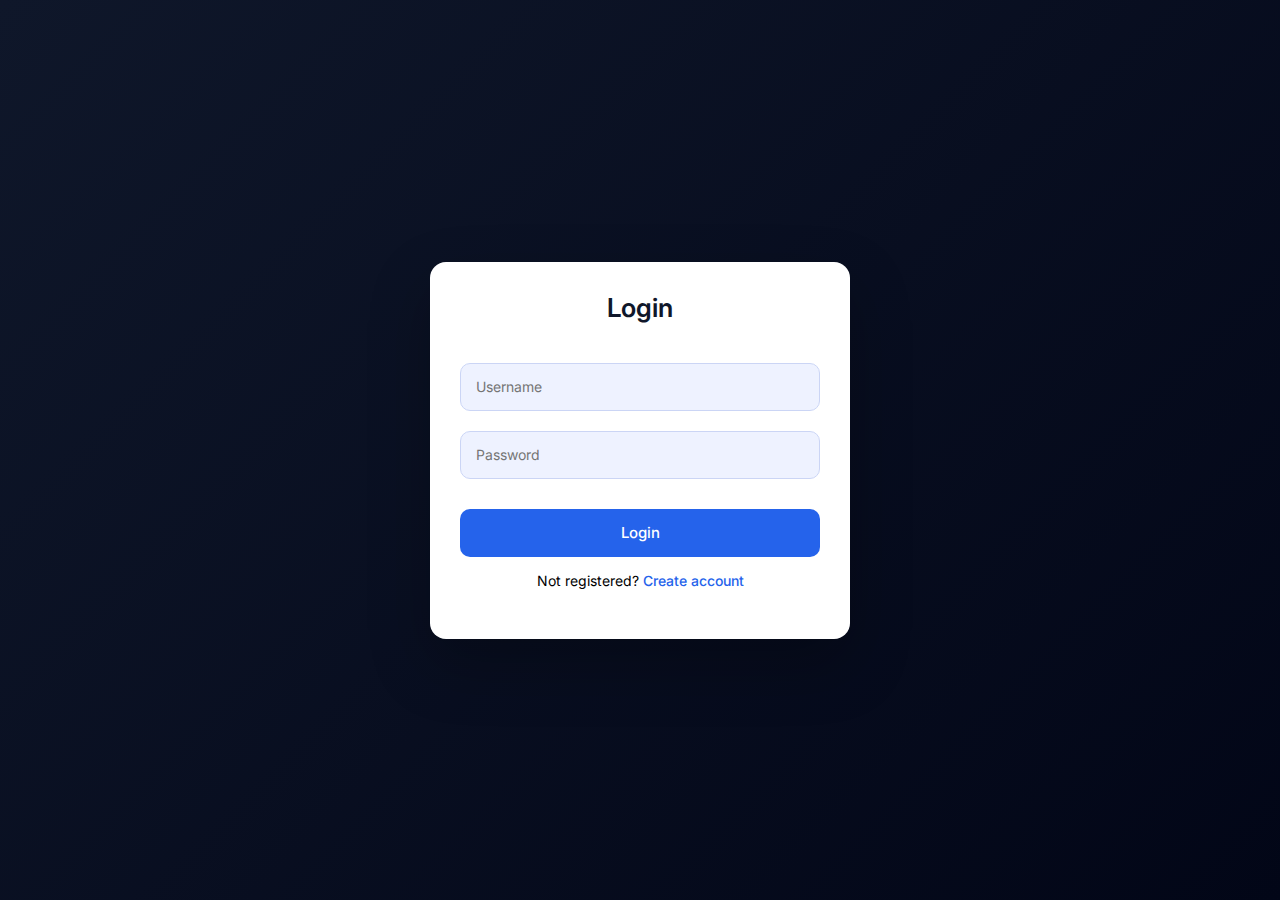
<file: TEMPLATE/template/login.html>
<!DOCTYPE html>
<html lang="en">
<head>
  <meta charset="UTF-8" />
  <title>Login | Task Manager</title>
  <meta name="viewport" content="width=device-width, initial-scale=1.0" />

  <link rel="stylesheet" href="/TEMPLATE/template/css/tailwind/login.css" />
  <link href="https://fonts.googleapis.com/css2?family=Inter:wght@400;500;600&display=swap" rel="stylesheet">

  <script src="../js/config.js"></script>
</head>

<body>
  <div class="wrapper">

    <!-- TITLE -->
    <div class="title-text">
      <div class="title login">Login</div>
      <div class="title signup">Signup</div>
    </div>

    <div class="form-container">
      <div class="form-inner">

        <!-- ================= LOGIN ================= -->
        <form class="login" id="form-login">
          <div class="field">
            <input type="text" id="login-username" placeholder="Username" required />
          </div>

          <div class="field">
            <input type="password" id="login-password" placeholder="Password" required />
          </div>

          <div class="field btn">
            <input type="submit" value="Login" />
          </div>

          <div class="signup-link">
            Not registered? <a href="#" id="to-signup">Create account</a>
          </div>
        </form>

        <!-- ================= SIGNUP ================= -->
        <form class="signup" id="form-signup">
          <div class="field">
            <input type="text" id="signup-username" placeholder="Username" required />
          </div>

          <div class="field">
            <input type="password" id="signup-password" placeholder="Password" required />
          </div>

          <div class="field btn">
            <input type="submit" value="Create Account" />
          </div>

          <div class="signup-link">
            Already have account? <a href="#" id="to-login">Login</a>
          </div>
        </form>

      </div>
    </div>
  </div>

  <!-- JS -->
  <script src="../js/login.js"></script>
  <script src="../js/signup.js"></script>

  <!-- SLIDE LOGIC -->
  <script>
    const formInner = document.querySelector(".form-inner");
    const toSignup = document.getElementById("to-signup");
    const toLogin = document.getElementById("to-login");

    toSignup.onclick = e => {
      e.preventDefault();
      formInner.style.marginLeft = "-100%";
    };

    toLogin.onclick = e => {
      e.preventDefault();
      formInner.style.marginLeft = "0%";
    };
  </script>
</body>
</html>
</file>
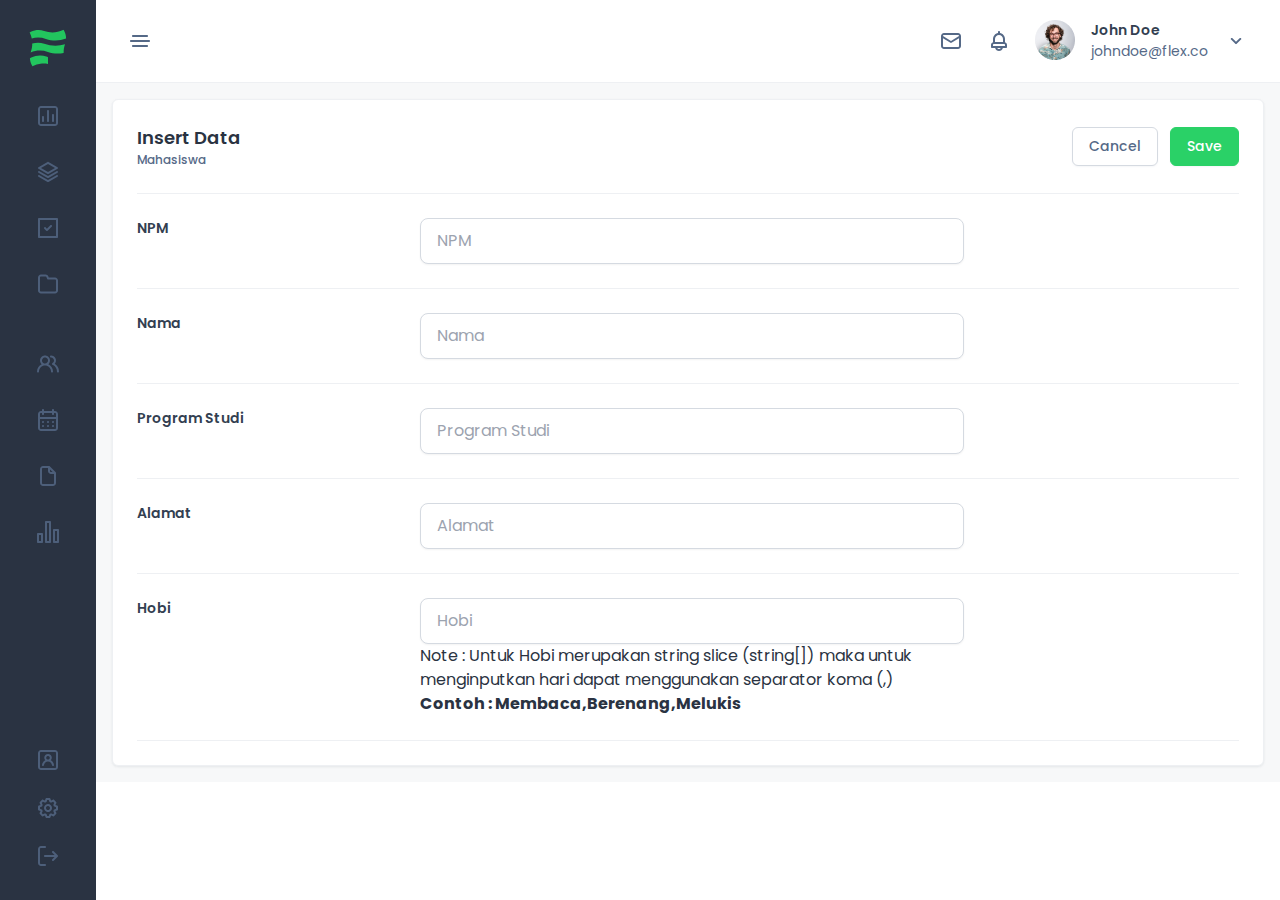
<file: TEMPLATE/template/template/insert.html>
<!DOCTYPE html>
<html lang="en">
  <head>
    <title>Insert Data</title>
    <meta charset="utf-8" />
    <meta
      name="viewport"
      content="width=device-width, initial-scale=1, shrink-to-fit=no"
    />
    <link rel="preconnect" href="https://fonts.gstatic.com" />
    <link
      rel="stylesheet"
      href="https://fonts.googleapis.com/css2?family=Poppins:wght@400;500;600;700&display=swap"
    />
    <link rel="stylesheet" href="css/tailwind/tailwind.min.css" />
    <link
      rel="icon"
      type="image/png"
      sizes="32x32"
      href="../shuffle-for-tailwind.png"
    />
    <script src="../js/main.js"></script>
  </head>

  <body class="antialiased bg-body text-body font-body">
    <div class="">
      <section class="overflow-hidden min-h-full">
        <div
          class="relative z-50 flex items-center justify-between xl:hidden bg-coolGray-900 px-8 py-5 -mx-3"
        >
          <div class="w-auto px-3">
            <a class="block max-w-max" href="#">
              <img
                src="flex-ui-assets/logos/dashboard/flex-ui-green.svg"
                alt=""
              />
            </a>
          </div>
          <div class="w-auto px-3">
            <button class="navbar-burger self-center ml-auto block xl:hidden">
              <svg
                width="35"
                height="35"
                viewbox="0 0 32 32"
                fill="none"
                xmlns="http://www.w3.org/2000/svg"
              >
                <rect
                  class="text-coolGray-800"
                  width="32"
                  height="32"
                  rx="6"
                  fill="currentColor"
                ></rect>
                <path
                  class="text-coolGray-400"
                  d="M7 12H25C25.2652 12 25.5196 11.8946 25.7071 11.7071C25.8946 11.5196 26 11.2652 26 11C26 10.7348 25.8946 10.4804 25.7071 10.2929C25.5196 10.1054 25.2652 10 25 10H7C6.73478 10 6.48043 10.1054 6.29289 10.2929C6.10536 10.4804 6 10.7348 6 11C6 11.2652 6.10536 11.5196 6.29289 11.7071C6.48043 11.8946 6.73478 12 7 12ZM25 15H7C6.73478 15 6.48043 15.1054 6.29289 15.2929C6.10536 15.4804 6 15.7348 6 16C6 16.2652 6.10536 16.5196 6.29289 16.7071C6.48043 16.8946 6.73478 17 7 17H25C25.2652 17 25.5196 16.8946 25.7071 16.7071C25.8946 16.5196 26 16.2652 26 16C26 15.7348 25.8946 15.4804 25.7071 15.2929C25.5196 15.1054 25.2652 15 25 15ZM25 20H7C6.73478 20 6.48043 20.1054 6.29289 20.2929C6.10536 20.4804 6 20.7348 6 21C6 21.2652 6.10536 21.5196 6.29289 21.7071C6.48043 21.8946 6.73478 22 7 22H25C25.2652 22 25.5196 21.8946 25.7071 21.7071C25.8946 21.5196 26 21.2652 26 21C26 20.7348 25.8946 20.4804 25.7071 20.2929C25.5196 20.1054 25.2652 20 25 20Z"
                  fill="currentColor"
                ></path>
              </svg>
            </button>
          </div>
        </div>
        <div
          class="navbar-menu z-50 fixed top-0 hidden flex xl:flex flex-col justify-between bg-coolGray-900 w-24 h-full overflow-y-auto"
        >
          <div
            class="navbar-backdrop fixed xl:hidden inset-0 bg-coolGray-900 opacity-60"
          ></div>
          <div class="relative bg-coolGray-900">
            <a
              class="fixed z-50 flex justify-center w-24 p-6 bg-coolGray-900 mx-auto"
              href="index.html"
            >
              <img
                src="flex-ui-assets/logos/dashboard/flex-ui-wave-green.svg"
                alt=""
              />
            </a>
            <ul class="mb-10 pt-24">
              <li class="mb-4">
                <a
                  class="block max-w-max mx-auto p-2 text-coolGray-600 hover:text-green-500 hover:bg-coolGray-800 rounded-md"
                  href="insert.html"
                >
                  <svg
                    width="24"
                    height="24"
                    viewbox="0 0 24 24"
                    fill="none"
                    xmlns="http://www.w3.org/2000/svg"
                  >
                    <path
                      d="M12 6C11.7348 6 11.4804 6.10536 11.2929 6.29289C11.1054 6.48043 11 6.73478 11 7V17C11 17.2652 11.1054 17.5196 11.2929 17.7071C11.4804 17.8946 11.7348 18 12 18C12.2652 18 12.5196 17.8946 12.7071 17.7071C12.8946 17.5196 13 17.2652 13 17V7C13 6.73478 12.8946 6.48043 12.7071 6.29289C12.5196 6.10536 12.2652 6 12 6ZM7 12C6.73478 12 6.48043 12.1054 6.29289 12.2929C6.10536 12.4804 6 12.7348 6 13V17C6 17.2652 6.10536 17.5196 6.29289 17.7071C6.48043 17.8946 6.73478 18 7 18C7.26522 18 7.51957 17.8946 7.70711 17.7071C7.89464 17.5196 8 17.2652 8 17V13C8 12.7348 7.89464 12.4804 7.70711 12.2929C7.51957 12.1054 7.26522 12 7 12ZM17 10C16.7348 10 16.4804 10.1054 16.2929 10.2929C16.1054 10.4804 16 10.7348 16 11V17C16 17.2652 16.1054 17.5196 16.2929 17.7071C16.4804 17.8946 16.7348 18 17 18C17.2652 18 17.5196 17.8946 17.7071 17.7071C17.8946 17.5196 18 17.2652 18 17V11C18 10.7348 17.8946 10.4804 17.7071 10.2929C17.5196 10.1054 17.2652 10 17 10ZM19 2H5C4.20435 2 3.44129 2.31607 2.87868 2.87868C2.31607 3.44129 2 4.20435 2 5V19C2 19.7956 2.31607 20.5587 2.87868 21.1213C3.44129 21.6839 4.20435 22 5 22H19C19.7956 22 20.5587 21.6839 21.1213 21.1213C21.6839 20.5587 22 19.7956 22 19V5C22 4.20435 21.6839 3.44129 21.1213 2.87868C20.5587 2.31607 19.7956 2 19 2ZM20 19C20 19.2652 19.8946 19.5196 19.7071 19.7071C19.5196 19.8946 19.2652 20 19 20H5C4.73478 20 4.48043 19.8946 4.29289 19.7071C4.10536 19.5196 4 19.2652 4 19V5C4 4.73478 4.10536 4.48043 4.29289 4.29289C4.48043 4.10536 4.73478 4 5 4H19C19.2652 4 19.5196 4.10536 19.7071 4.29289C19.8946 4.48043 20 4.73478 20 5V19Z"
                      fill="currentColor"
                    ></path>
                  </svg>
                </a>
              </li>
              <li class="mb-4">
                <a
                  class="block max-w-max mx-auto p-2 text-coolGray-600 hover:text-green-500 hover:bg-coolGray-800 rounded-md"
                  href="list_helper.html"
                >
                  <svg
                    width="24"
                    height="24"
                    viewbox="0 0 24 24"
                    fill="none"
                    xmlns="http://www.w3.org/2000/svg"
                  >
                    <path
                      d="M2.50003 8.86L11.5 14.06C11.6521 14.1478 11.8245 14.194 12 14.194C12.1756 14.194 12.348 14.1478 12.5 14.06L21.5 8.86C21.6512 8.77275 21.7768 8.64746 21.8646 8.49659C21.9523 8.34572 21.999 8.17452 22 8C22.0007 7.82379 21.9549 7.65053 21.8671 7.49775C21.7792 7.34497 21.6526 7.21811 21.5 7.13L12.5 1.94C12.348 1.85224 12.1756 1.80603 12 1.80603C11.8245 1.80603 11.6521 1.85224 11.5 1.94L2.50003 7.13C2.34743 7.21811 2.22081 7.34497 2.13301 7.49775C2.04521 7.65053 1.99933 7.82379 2.00003 8C2.00108 8.17452 2.04779 8.34572 2.13551 8.49659C2.22322 8.64746 2.34889 8.77275 2.50003 8.86ZM12 4L19 8L12 12L5.00003 8L12 4ZM20.5 11.17L12 16L3.50003 11.13C3.3859 11.0639 3.25981 11.021 3.12903 11.0038C2.99825 10.9866 2.86537 10.9955 2.73803 11.0299C2.61069 11.0643 2.49141 11.1235 2.38706 11.2042C2.28271 11.2849 2.19536 11.3854 2.13003 11.5C1.99966 11.7296 1.96539 12.0015 2.03471 12.2563C2.10403 12.5111 2.2713 12.7281 2.50003 12.86L11.5 18.06C11.6521 18.1478 11.8245 18.194 12 18.194C12.1756 18.194 12.348 18.1478 12.5 18.06L21.5 12.86C21.7288 12.7281 21.896 12.5111 21.9654 12.2563C22.0347 12.0015 22.0004 11.7296 21.87 11.5C21.8047 11.3854 21.7173 11.2849 21.613 11.2042C21.5087 11.1235 21.3894 11.0643 21.262 11.0299C21.1347 10.9955 21.0018 10.9866 20.871 11.0038C20.7402 11.021 20.6142 11.0639 20.5 11.13V11.17ZM20.5 15.17L12 20L3.50003 15.13C3.3859 15.0639 3.25981 15.021 3.12903 15.0038C2.99825 14.9866 2.86537 14.9955 2.73803 15.0299C2.61069 15.0643 2.49141 15.1235 2.38706 15.2042C2.28271 15.2849 2.19536 15.3854 2.13003 15.5C1.99966 15.7296 1.96539 16.0015 2.03471 16.2563C2.10403 16.5111 2.2713 16.7281 2.50003 16.86L11.5 22.06C11.6521 22.1478 11.8245 22.194 12 22.194C12.1756 22.194 12.348 22.1478 12.5 22.06L21.5 16.86C21.7288 16.7281 21.896 16.5111 21.9654 16.2563C22.0347 16.0015 22.0004 15.7296 21.87 15.5C21.8047 15.3854 21.7173 15.2849 21.613 15.2042C21.5087 15.1235 21.3894 15.0643 21.262 15.0299C21.1347 14.9955 21.0018 14.9866 20.871 15.0038C20.7402 15.021 20.6142 15.0639 20.5 15.13V15.17Z"
                      fill="currentColor"
                    ></path>
                  </svg>
                </a>
              </li>
              <li class="mb-4">
                <a
                  class="block max-w-max mx-auto p-2 text-coolGray-600 hover:text-green-500 hover:bg-coolGray-800 rounded-md"
                  href="list_sistem.html"
                >
                  <svg
                    width="24"
                    height="24"
                    viewbox="0 0 24 24"
                    fill="none"
                    xmlns="http://www.w3.org/2000/svg"
                  >
                    <path
                      d="M10.21 14.75C10.303 14.8437 10.4136 14.9181 10.5354 14.9689C10.6573 15.0197 10.788 15.0458 10.92 15.0458C11.052 15.0458 11.1827 15.0197 11.3046 14.9689C11.4264 14.9181 11.537 14.8437 11.63 14.75L15.71 10.67C15.8983 10.4817 16.0041 10.2263 16.0041 9.96C16.0041 9.6937 15.8983 9.4383 15.71 9.25C15.5217 9.0617 15.2663 8.95591 15 8.95591C14.7337 8.95591 14.4783 9.0617 14.29 9.25L10.92 12.63L9.71 11.41C9.5217 11.2217 9.2663 11.1159 9 11.1159C8.7337 11.1159 8.4783 11.2217 8.29 11.41C8.1017 11.5983 7.99591 11.8537 7.99591 12.12C7.99591 12.3863 8.1017 12.6417 8.29 12.83L10.21 14.75ZM21 2H3C2.73478 2 2.48043 2.10536 2.29289 2.29289C2.10536 2.48043 2 2.73478 2 3V21C2 21.2652 2.10536 21.5196 2.29289 21.7071C2.48043 21.8946 2.73478 22 3 22H21C21.2652 22 21.5196 21.8946 21.7071 21.7071C21.8946 21.5196 22 21.2652 22 21V3C22 2.73478 21.8946 2.48043 21.7071 2.29289C21.5196 2.10536 21.2652 2 21 2ZM20 20H4V4H20V20Z"
                      fill="currentColor"
                    ></path>
                  </svg>
                </a>
              </li>
              <li>
                <a
                  class="block max-w-max mx-auto p-2 text-coolGray-600 hover:text-green-500 hover:bg-coolGray-800 rounded-md"
                  href="about.html"
                >
                  <svg
                    width="24"
                    height="24"
                    viewbox="0 0 24 24"
                    fill="none"
                    xmlns="http://www.w3.org/2000/svg"
                  >
                    <path
                      d="M19 5.49999H12.72L12.4 4.49999C12.1926 3.91322 11.8077 3.4055 11.2989 3.04715C10.7901 2.68881 10.1824 2.49759 9.56 2.49999H5C4.20435 2.49999 3.44129 2.81606 2.87868 3.37867C2.31607 3.94128 2 4.70434 2 5.49999V18.5C2 19.2956 2.31607 20.0587 2.87868 20.6213C3.44129 21.1839 4.20435 21.5 5 21.5H19C19.7956 21.5 20.5587 21.1839 21.1213 20.6213C21.6839 20.0587 22 19.2956 22 18.5V8.49999C22 7.70434 21.6839 6.94128 21.1213 6.37867C20.5587 5.81606 19.7956 5.49999 19 5.49999ZM20 18.5C20 18.7652 19.8946 19.0196 19.7071 19.2071C19.5196 19.3946 19.2652 19.5 19 19.5H5C4.73478 19.5 4.48043 19.3946 4.29289 19.2071C4.10536 19.0196 4 18.7652 4 18.5V5.49999C4 5.23478 4.10536 4.98042 4.29289 4.79289C4.48043 4.60535 4.73478 4.49999 5 4.49999H9.56C9.76964 4.49945 9.97416 4.56481 10.1446 4.68683C10.3151 4.80886 10.4429 4.98137 10.51 5.17999L11.05 6.81999C11.1171 7.01861 11.2449 7.19113 11.4154 7.31315C11.5858 7.43517 11.7904 7.50053 12 7.49999H19C19.2652 7.49999 19.5196 7.60535 19.7071 7.79289C19.8946 7.98042 20 8.23478 20 8.49999V18.5Z"
                      fill="currentColor"
                    ></path>
                  </svg>
                </a>
              </li>
            </ul>
            <ul class="px-4 pb-8">
              <li class="mb-4">
                <a
                  class="block max-w-max mx-auto p-2 text-coolGray-600 hover:text-green-500 hover:bg-coolGray-800 rounded-md"
                  href="#"
                >
                  <svg
                    width="24"
                    height="24"
                    viewbox="0 0 24 24"
                    fill="none"
                    xmlns="http://www.w3.org/2000/svg"
                  >
                    <path
                      d="M12.3 12.22C12.8336 11.7581 13.2616 11.1869 13.5549 10.545C13.8482 9.90316 14 9.20571 14 8.5C14 7.17392 13.4732 5.90215 12.5355 4.96447C11.5979 4.02678 10.3261 3.5 9 3.5C7.67392 3.5 6.40215 4.02678 5.46447 4.96447C4.52678 5.90215 4 7.17392 4 8.5C3.99999 9.20571 4.1518 9.90316 4.44513 10.545C4.73845 11.1869 5.16642 11.7581 5.7 12.22C4.30014 12.8539 3.11247 13.8775 2.27898 15.1685C1.4455 16.4596 1.00147 17.9633 1 19.5C1 19.7652 1.10536 20.0196 1.29289 20.2071C1.48043 20.3946 1.73478 20.5 2 20.5C2.26522 20.5 2.51957 20.3946 2.70711 20.2071C2.89464 20.0196 3 19.7652 3 19.5C3 17.9087 3.63214 16.3826 4.75736 15.2574C5.88258 14.1321 7.4087 13.5 9 13.5C10.5913 13.5 12.1174 14.1321 13.2426 15.2574C14.3679 16.3826 15 17.9087 15 19.5C15 19.7652 15.1054 20.0196 15.2929 20.2071C15.4804 20.3946 15.7348 20.5 16 20.5C16.2652 20.5 16.5196 20.3946 16.7071 20.2071C16.8946 20.0196 17 19.7652 17 19.5C16.9985 17.9633 16.5545 16.4596 15.721 15.1685C14.8875 13.8775 13.6999 12.8539 12.3 12.22ZM9 11.5C8.40666 11.5 7.82664 11.3241 7.33329 10.9944C6.83994 10.6648 6.45542 10.1962 6.22836 9.64805C6.0013 9.09987 5.94189 8.49667 6.05764 7.91473C6.1734 7.33279 6.45912 6.79824 6.87868 6.37868C7.29824 5.95912 7.83279 5.6734 8.41473 5.55764C8.99667 5.44189 9.59987 5.5013 10.1481 5.72836C10.6962 5.95542 11.1648 6.33994 11.4944 6.83329C11.8241 7.32664 12 7.90666 12 8.5C12 9.29565 11.6839 10.0587 11.1213 10.6213C10.5587 11.1839 9.79565 11.5 9 11.5ZM18.74 11.82C19.38 11.0993 19.798 10.2091 19.9438 9.25634C20.0896 8.30362 19.9569 7.32907 19.5618 6.45C19.1666 5.57093 18.5258 4.8248 17.7165 4.30142C16.9071 3.77805 15.9638 3.49974 15 3.5C14.7348 3.5 14.4804 3.60536 14.2929 3.79289C14.1054 3.98043 14 4.23478 14 4.5C14 4.76522 14.1054 5.01957 14.2929 5.20711C14.4804 5.39464 14.7348 5.5 15 5.5C15.7956 5.5 16.5587 5.81607 17.1213 6.37868C17.6839 6.94129 18 7.70435 18 8.5C17.9986 9.02524 17.8593 9.5409 17.5961 9.99542C17.3328 10.4499 16.9549 10.8274 16.5 11.09C16.3517 11.1755 16.2279 11.2977 16.1404 11.4447C16.0528 11.5918 16.0045 11.7589 16 11.93C15.9958 12.0998 16.0349 12.2678 16.1137 12.4183C16.1924 12.5687 16.3081 12.6967 16.45 12.79L16.84 13.05L16.97 13.12C18.1754 13.6917 19.1923 14.596 19.901 15.7263C20.6096 16.8566 20.9805 18.1659 20.97 19.5C20.97 19.7652 21.0754 20.0196 21.2629 20.2071C21.4504 20.3946 21.7048 20.5 21.97 20.5C22.2352 20.5 22.4896 20.3946 22.6771 20.2071C22.8646 20.0196 22.97 19.7652 22.97 19.5C22.9782 17.9654 22.5938 16.4543 21.8535 15.1101C21.1131 13.7659 20.0413 12.6333 18.74 11.82Z"
                      fill="currentColor"
                    ></path>
                  </svg>
                </a>
              </li>
              <li class="mb-4">
                <a
                  class="block max-w-max mx-auto p-2 text-coolGray-600 hover:text-green-500 hover:bg-coolGray-800 rounded-md"
                  href="#"
                >
                  <svg
                    width="24"
                    height="24"
                    viewbox="0 0 24 24"
                    fill="none"
                    xmlns="http://www.w3.org/2000/svg"
                  >
                    <path
                      d="M12 19C12.1978 19 12.3911 18.9414 12.5556 18.8315C12.72 18.7216 12.8482 18.5654 12.9239 18.3827C12.9996 18.2 13.0194 17.9989 12.9808 17.8049C12.9422 17.6109 12.847 17.4327 12.7071 17.2929C12.5673 17.153 12.3891 17.0578 12.1951 17.0192C12.0011 16.9806 11.8 17.0004 11.6173 17.0761C11.4346 17.1518 11.2784 17.28 11.1685 17.4444C11.0586 17.6089 11 17.8022 11 18C11 18.2652 11.1054 18.5196 11.2929 18.7071C11.4804 18.8946 11.7348 19 12 19ZM17 19C17.1978 19 17.3911 18.9414 17.5556 18.8315C17.72 18.7216 17.8482 18.5654 17.9239 18.3827C17.9996 18.2 18.0194 17.9989 17.9808 17.8049C17.9422 17.6109 17.847 17.4327 17.7071 17.2929C17.5673 17.153 17.3891 17.0578 17.1951 17.0192C17.0011 16.9806 16.8 17.0004 16.6173 17.0761C16.4346 17.1518 16.2784 17.28 16.1685 17.4444C16.0586 17.6089 16 17.8022 16 18C16 18.2652 16.1054 18.5196 16.2929 18.7071C16.4804 18.8946 16.7348 19 17 19ZM17 15C17.1978 15 17.3911 14.9414 17.5556 14.8315C17.72 14.7216 17.8482 14.5654 17.9239 14.3827C17.9996 14.2 18.0194 13.9989 17.9808 13.8049C17.9422 13.6109 17.847 13.4327 17.7071 13.2929C17.5673 13.153 17.3891 13.0578 17.1951 13.0192C17.0011 12.9806 16.8 13.0004 16.6173 13.0761C16.4346 13.1518 16.2784 13.28 16.1685 13.4444C16.0586 13.6089 16 13.8022 16 14C16 14.2652 16.1054 14.5196 16.2929 14.7071C16.4804 14.8946 16.7348 15 17 15ZM12 15C12.1978 15 12.3911 14.9414 12.5556 14.8315C12.72 14.7216 12.8482 14.5654 12.9239 14.3827C12.9996 14.2 13.0194 13.9989 12.9808 13.8049C12.9422 13.6109 12.847 13.4327 12.7071 13.2929C12.5673 13.153 12.3891 13.0578 12.1951 13.0192C12.0011 12.9806 11.8 13.0004 11.6173 13.0761C11.4346 13.1518 11.2784 13.28 11.1685 13.4444C11.0586 13.6089 11 13.8022 11 14C11 14.2652 11.1054 14.5196 11.2929 14.7071C11.4804 14.8946 11.7348 15 12 15ZM19 3H18V2C18 1.73478 17.8946 1.48043 17.7071 1.29289C17.5196 1.10536 17.2652 1 17 1C16.7348 1 16.4804 1.10536 16.2929 1.29289C16.1054 1.48043 16 1.73478 16 2V3H8V2C8 1.73478 7.89464 1.48043 7.70711 1.29289C7.51957 1.10536 7.26522 1 7 1C6.73478 1 6.48043 1.10536 6.29289 1.29289C6.10536 1.48043 6 1.73478 6 2V3H5C4.20435 3 3.44129 3.31607 2.87868 3.87868C2.31607 4.44129 2 5.20435 2 6V20C2 20.7956 2.31607 21.5587 2.87868 22.1213C3.44129 22.6839 4.20435 23 5 23H19C19.7956 23 20.5587 22.6839 21.1213 22.1213C21.6839 21.5587 22 20.7956 22 20V6C22 5.20435 21.6839 4.44129 21.1213 3.87868C20.5587 3.31607 19.7956 3 19 3ZM20 20C20 20.2652 19.8946 20.5196 19.7071 20.7071C19.5196 20.8946 19.2652 21 19 21H5C4.73478 21 4.48043 20.8946 4.29289 20.7071C4.10536 20.5196 4 20.2652 4 20V11H20V20ZM20 9H4V6C4 5.73478 4.10536 5.48043 4.29289 5.29289C4.48043 5.10536 4.73478 5 5 5H6V6C6 6.26522 6.10536 6.51957 6.29289 6.70711C6.48043 6.89464 6.73478 7 7 7C7.26522 7 7.51957 6.89464 7.70711 6.70711C7.89464 6.51957 8 6.26522 8 6V5H16V6C16 6.26522 16.1054 6.51957 16.2929 6.70711C16.4804 6.89464 16.7348 7 17 7C17.2652 7 17.5196 6.89464 17.7071 6.70711C17.8946 6.51957 18 6.26522 18 6V5H19C19.2652 5 19.5196 5.10536 19.7071 5.29289C19.8946 5.48043 20 5.73478 20 6V9ZM7 15C7.19778 15 7.39112 14.9414 7.55557 14.8315C7.72002 14.7216 7.84819 14.5654 7.92388 14.3827C7.99957 14.2 8.01937 13.9989 7.98079 13.8049C7.9422 13.6109 7.84696 13.4327 7.70711 13.2929C7.56725 13.153 7.38907 13.0578 7.19509 13.0192C7.00111 12.9806 6.80004 13.0004 6.61732 13.0761C6.43459 13.1518 6.27841 13.28 6.16853 13.4444C6.05865 13.6089 6 13.8022 6 14C6 14.2652 6.10536 14.5196 6.29289 14.7071C6.48043 14.8946 6.73478 15 7 15ZM7 19C7.19778 19 7.39112 18.9414 7.55557 18.8315C7.72002 18.7216 7.84819 18.5654 7.92388 18.3827C7.99957 18.2 8.01937 17.9989 7.98079 17.8049C7.9422 17.6109 7.84696 17.4327 7.70711 17.2929C7.56725 17.153 7.38907 17.0578 7.19509 17.0192C7.00111 16.9806 6.80004 17.0004 6.61732 17.0761C6.43459 17.1518 6.27841 17.28 6.16853 17.4444C6.05865 17.6089 6 17.8022 6 18C6 18.2652 6.10536 18.5196 6.29289 18.7071C6.48043 18.8946 6.73478 19 7 19Z"
                      fill="currentColor"
                    ></path>
                  </svg>
                </a>
              </li>
              <li class="mb-4">
                <a
                  class="block max-w-max mx-auto p-2 text-coolGray-600 hover:text-green-500 hover:bg-coolGray-800 rounded-md"
                  href="#"
                >
                  <svg
                    width="24"
                    height="24"
                    viewbox="0 0 24 24"
                    fill="none"
                    xmlns="http://www.w3.org/2000/svg"
                  >
                    <path
                      d="M20 8.94C19.9896 8.84813 19.9695 8.75763 19.94 8.67V8.58C19.8919 8.47718 19.8278 8.38267 19.75 8.3V8.3L13.75 2.3C13.6673 2.22222 13.5728 2.15808 13.47 2.11H13.38C13.2784 2.05174 13.1662 2.01434 13.05 2H7C6.20435 2 5.44129 2.31607 4.87868 2.87868C4.31607 3.44129 4 4.20435 4 5V19C4 19.7956 4.31607 20.5587 4.87868 21.1213C5.44129 21.6839 6.20435 22 7 22H17C17.7956 22 18.5587 21.6839 19.1213 21.1213C19.6839 20.5587 20 19.7956 20 19V9C20 9 20 9 20 8.94ZM14 5.41L16.59 8H15C14.7348 8 14.4804 7.89464 14.2929 7.70711C14.1054 7.51957 14 7.26522 14 7V5.41ZM18 19C18 19.2652 17.8946 19.5196 17.7071 19.7071C17.5196 19.8946 17.2652 20 17 20H7C6.73478 20 6.48043 19.8946 6.29289 19.7071C6.10536 19.5196 6 19.2652 6 19V5C6 4.73478 6.10536 4.48043 6.29289 4.29289C6.48043 4.10536 6.73478 4 7 4H12V7C12 7.79565 12.3161 8.55871 12.8787 9.12132C13.4413 9.68393 14.2044 10 15 10H18V19Z"
                      fill="currentColor"
                    ></path>
                  </svg>
                </a>
              </li>
              <li>
                <a
                  class="block max-w-max mx-auto p-2 text-coolGray-600 hover:text-green-500 hover:bg-coolGray-800 rounded-md"
                  href="#"
                >
                  <svg
                    width="24"
                    height="24"
                    viewbox="0 0 24 24"
                    fill="none"
                    xmlns="http://www.w3.org/2000/svg"
                  >
                    <path
                      d="M6 13H2C1.73478 13 1.48043 13.1054 1.29289 13.2929C1.10536 13.4804 1 13.7348 1 14V22C1 22.2652 1.10536 22.5196 1.29289 22.7071C1.48043 22.8946 1.73478 23 2 23H6C6.26522 23 6.51957 22.8946 6.70711 22.7071C6.89464 22.5196 7 22.2652 7 22V14C7 13.7348 6.89464 13.4804 6.70711 13.2929C6.51957 13.1054 6.26522 13 6 13ZM5 21H3V15H5V21ZM22 9H18C17.7348 9 17.4804 9.10536 17.2929 9.29289C17.1054 9.48043 17 9.73478 17 10V22C17 22.2652 17.1054 22.5196 17.2929 22.7071C17.4804 22.8946 17.7348 23 18 23H22C22.2652 23 22.5196 22.8946 22.7071 22.7071C22.8946 22.5196 23 22.2652 23 22V10C23 9.73478 22.8946 9.48043 22.7071 9.29289C22.5196 9.10536 22.2652 9 22 9ZM21 21H19V11H21V21ZM14 1H10C9.73478 1 9.48043 1.10536 9.29289 1.29289C9.10536 1.48043 9 1.73478 9 2V22C9 22.2652 9.10536 22.5196 9.29289 22.7071C9.48043 22.8946 9.73478 23 10 23H14C14.2652 23 14.5196 22.8946 14.7071 22.7071C14.8946 22.5196 15 22.2652 15 22V2C15 1.73478 14.8946 1.48043 14.7071 1.29289C14.5196 1.10536 14.2652 1 14 1ZM13 21H11V3H13V21Z"
                      fill="currentColor"
                    ></path>
                  </svg>
                </a>
              </li>
            </ul>
          </div>
          <div class="relative bg-coolGray-900 flex-1"></div>
          <div class="relative bg-coolGray-900">
            <ul class="pb-6">
              <li class="mb-2">
                <a
                  class="block max-w-max mx-auto p-2 text-coolGray-600 hover:text-green-500 hover:bg-coolGray-800 rounded-md"
                  href="#"
                >
                  <svg
                    width="24"
                    height="24"
                    viewbox="0 0 24 24"
                    fill="none"
                    xmlns="http://www.w3.org/2000/svg"
                  >
                    <path
                      d="M14.81 12.28C15.443 11.6002 15.7996 10.7088 15.81 9.78C15.81 8.77748 15.4118 7.81602 14.7029 7.10714C13.994 6.39825 13.0325 6 12.03 6C11.0275 6 10.066 6.39825 9.35714 7.10714C8.64825 7.81602 8.25 8.77748 8.25 9.78C8.26044 10.7088 8.61702 11.6002 9.25 12.28C8.36865 12.7189 7.61022 13.3699 7.04292 14.1746C6.47561 14.9793 6.11723 15.9124 6 16.89C5.97083 17.1552 6.0482 17.4212 6.21511 17.6293C6.38202 17.8375 6.62478 17.9708 6.89 18C7.15522 18.0292 7.42116 17.9518 7.62932 17.7849C7.83749 17.618 7.97083 17.3752 8 17.11C8.11933 16.1411 8.58885 15.2494 9.32009 14.6027C10.0513 13.956 10.9938 13.599 11.97 13.599C12.9462 13.599 13.8887 13.956 14.6199 14.6027C15.3512 15.2494 15.8207 16.1411 15.94 17.11C15.9678 17.3664 16.0936 17.6022 16.2911 17.768C16.4887 17.9339 16.7426 18.017 17 18H17.11C17.3721 17.9698 17.6117 17.8373 17.7766 17.6313C17.9414 17.4252 18.0181 17.1624 17.99 16.9C17.8815 15.9276 17.5344 14.997 16.9796 14.191C16.4248 13.3851 15.6796 12.7286 14.81 12.28ZM12 11.56C11.6479 11.56 11.3038 11.4556 11.0111 11.26C10.7184 11.0644 10.4902 10.7864 10.3555 10.4612C10.2208 10.1359 10.1855 9.77803 10.2542 9.43274C10.3229 9.08745 10.4924 8.77029 10.7414 8.52135C10.9903 8.27241 11.3075 8.10288 11.6527 8.0342C11.998 7.96552 12.3559 8.00077 12.6812 8.13549C13.0064 8.27022 13.2844 8.49837 13.48 8.79109C13.6756 9.0838 13.78 9.42795 13.78 9.78C13.78 10.2521 13.5925 10.7048 13.2586 11.0387C12.9248 11.3725 12.4721 11.56 12 11.56ZM19 2H5C4.20435 2 3.44129 2.31607 2.87868 2.87868C2.31607 3.44129 2 4.20435 2 5V19C2 19.7956 2.31607 20.5587 2.87868 21.1213C3.44129 21.6839 4.20435 22 5 22H19C19.7956 22 20.5587 21.6839 21.1213 21.1213C21.6839 20.5587 22 19.7956 22 19V5C22 4.20435 21.6839 3.44129 21.1213 2.87868C20.5587 2.31607 19.7956 2 19 2ZM20 19C20 19.2652 19.8946 19.5196 19.7071 19.7071C19.5196 19.8946 19.2652 20 19 20H5C4.73478 20 4.48043 19.8946 4.29289 19.7071C4.10536 19.5196 4 19.2652 4 19V5C4 4.73478 4.10536 4.48043 4.29289 4.29289C4.48043 4.10536 4.73478 4 5 4H19C19.2652 4 19.5196 4.10536 19.7071 4.29289C19.8946 4.48043 20 4.73478 20 5V19Z"
                      fill="currentColor"
                    ></path>
                  </svg>
                </a>
              </li>
              <li class="mb-2">
                <a
                  class="block max-w-max mx-auto p-2 text-coolGray-600 hover:text-green-500 hover:bg-coolGray-800 rounded-md"
                  href="#"
                >
                  <svg
                    width="24"
                    height="24"
                    viewbox="0 0 24 24"
                    fill="none"
                    xmlns="http://www.w3.org/2000/svg"
                  >
                    <path
                      d="M21.32 9.55L19.43 8.92L20.32 7.14C20.4102 6.95369 20.4404 6.74397 20.4064 6.53978C20.3723 6.33558 20.2758 6.14699 20.13 6L18 3.87C17.8522 3.72209 17.6618 3.62421 17.4555 3.59013C17.2493 3.55605 17.0375 3.58748 16.85 3.68L15.07 4.57L14.44 2.68C14.3735 2.483 14.2472 2.31163 14.0787 2.18975C13.9102 2.06787 13.7079 2.00155 13.5 2H10.5C10.2904 1.99946 10.0858 2.06482 9.91537 2.18685C9.7449 2.30887 9.61709 2.48138 9.55 2.68L8.92 4.57L7.14 3.68C6.95369 3.58978 6.74397 3.55961 6.53978 3.59364C6.33558 3.62767 6.14699 3.72423 6 3.87L3.87 6C3.72209 6.14777 3.62421 6.33818 3.59013 6.54446C3.55605 6.75074 3.58748 6.96251 3.68 7.15L4.57 8.93L2.68 9.56C2.483 9.62654 2.31163 9.75283 2.18975 9.92131C2.06787 10.0898 2.00155 10.2921 2 10.5V13.5C1.99946 13.7096 2.06482 13.9142 2.18685 14.0846C2.30887 14.2551 2.48138 14.3829 2.68 14.45L4.57 15.08L3.68 16.86C3.58978 17.0463 3.55961 17.256 3.59364 17.4602C3.62767 17.6644 3.72423 17.853 3.87 18L6 20.13C6.14777 20.2779 6.33818 20.3758 6.54446 20.4099C6.75074 20.444 6.96251 20.4125 7.15 20.32L8.93 19.43L9.56 21.32C9.62709 21.5186 9.7549 21.6911 9.92537 21.8132C10.0958 21.9352 10.3004 22.0005 10.51 22H13.51C13.7196 22.0005 13.9242 21.9352 14.0946 21.8132C14.2651 21.6911 14.3929 21.5186 14.46 21.32L15.09 19.43L16.87 20.32C17.0551 20.4079 17.2628 20.4369 17.4649 20.4029C17.667 20.3689 17.8538 20.2737 18 20.13L20.13 18C20.2779 17.8522 20.3758 17.6618 20.4099 17.4555C20.444 17.2493 20.4125 17.0375 20.32 16.85L19.43 15.07L21.32 14.44C21.517 14.3735 21.6884 14.2472 21.8103 14.0787C21.9321 13.9102 21.9985 13.7079 22 13.5V10.5C22.0005 10.2904 21.9352 10.0858 21.8132 9.91537C21.6911 9.7449 21.5186 9.61709 21.32 9.55ZM20 12.78L18.8 13.18C18.5241 13.2695 18.2709 13.418 18.0581 13.6151C17.8452 13.8122 17.6778 14.0533 17.5675 14.3216C17.4571 14.5899 17.4064 14.879 17.419 15.1688C17.4315 15.4586 17.5069 15.7422 17.64 16L18.21 17.14L17.11 18.24L16 17.64C15.7436 17.5122 15.4627 17.4411 15.1763 17.4313C14.89 17.4215 14.6049 17.4734 14.3403 17.5834C14.0758 17.6934 13.8379 17.8589 13.6429 18.0688C13.4479 18.2787 13.3003 18.5281 13.21 18.8L12.81 20H11.22L10.82 18.8C10.7305 18.5241 10.582 18.2709 10.3849 18.0581C10.1878 17.8452 9.94671 17.6778 9.67842 17.5675C9.41014 17.4571 9.12105 17.4064 8.83123 17.419C8.5414 17.4315 8.25777 17.5069 8 17.64L6.86 18.21L5.76 17.11L6.36 16C6.4931 15.7422 6.56852 15.4586 6.58105 15.1688C6.59358 14.879 6.5429 14.5899 6.43254 14.3216C6.32218 14.0533 6.15478 13.8122 5.94195 13.6151C5.72912 13.418 5.47595 13.2695 5.2 13.18L4 12.78V11.22L5.2 10.82C5.47595 10.7305 5.72912 10.582 5.94195 10.3849C6.15478 10.1878 6.32218 9.94671 6.43254 9.67842C6.5429 9.41014 6.59358 9.12105 6.58105 8.83123C6.56852 8.5414 6.4931 8.25777 6.36 8L5.79 6.89L6.89 5.79L8 6.36C8.25777 6.4931 8.5414 6.56852 8.83123 6.58105C9.12105 6.59358 9.41014 6.5429 9.67842 6.43254C9.94671 6.32218 10.1878 6.15478 10.3849 5.94195C10.582 5.72912 10.7305 5.47595 10.82 5.2L11.22 4H12.78L13.18 5.2C13.2695 5.47595 13.418 5.72912 13.6151 5.94195C13.8122 6.15478 14.0533 6.32218 14.3216 6.43254C14.5899 6.5429 14.879 6.59358 15.1688 6.58105C15.4586 6.56852 15.7422 6.4931 16 6.36L17.14 5.79L18.24 6.89L17.64 8C17.5122 8.25645 17.4411 8.53735 17.4313 8.82369C17.4215 9.11003 17.4734 9.39513 17.5834 9.65969C17.6934 9.92424 17.8589 10.1621 18.0688 10.3571C18.2787 10.5521 18.5281 10.6997 18.8 10.79L20 11.19V12.78ZM12 8C11.2089 8 10.4355 8.2346 9.77772 8.67413C9.11993 9.11365 8.60724 9.73836 8.30448 10.4693C8.00173 11.2002 7.92252 12.0044 8.07686 12.7804C8.2312 13.5563 8.61217 14.269 9.17158 14.8284C9.73099 15.3878 10.4437 15.7688 11.2196 15.9231C11.9956 16.0775 12.7998 15.9983 13.5307 15.6955C14.2616 15.3928 14.8864 14.8801 15.3259 14.2223C15.7654 13.5645 16 12.7911 16 12C16 10.9391 15.5786 9.92172 14.8284 9.17158C14.0783 8.42143 13.0609 8 12 8ZM12 14C11.6044 14 11.2178 13.8827 10.8889 13.6629C10.56 13.4432 10.3036 13.1308 10.1522 12.7654C10.0009 12.3999 9.96126 11.9978 10.0384 11.6098C10.1156 11.2219 10.3061 10.8655 10.5858 10.5858C10.8655 10.3061 11.2219 10.1156 11.6098 10.0384C11.9978 9.96126 12.3999 10.0009 12.7654 10.1522C13.1308 10.3036 13.4432 10.56 13.6629 10.8889C13.8827 11.2178 14 11.6044 14 12C14 12.5304 13.7893 13.0391 13.4142 13.4142C13.0391 13.7893 12.5304 14 12 14Z"
                      fill="currentColor"
                    ></path>
                  </svg>
                </a>
              </li>
              <li>
                <a
                  class="block max-w-max mx-auto p-2 text-coolGray-600 hover:text-green-500 hover:bg-coolGray-800 rounded-md"
                  href="#"
                >
                  <svg
                    width="24"
                    height="24"
                    viewbox="0 0 24 24"
                    fill="none"
                    xmlns="http://www.w3.org/2000/svg"
                  >
                    <path
                      d="M16.29 8.71L18.59 11L9.00001 11C8.7348 11 8.48044 11.1054 8.29291 11.2929C8.10537 11.4804 8.00001 11.7348 8.00001 12C8.00001 12.2652 8.10537 12.5196 8.29291 12.7071C8.48044 12.8946 8.7348 13 9.00001 13L18.59 13L16.29 15.29C16.1963 15.383 16.1219 15.4936 16.0711 15.6154C16.0204 15.7373 15.9942 15.868 15.9942 16C15.9942 16.132 16.0204 16.2627 16.0711 16.3846C16.1219 16.5064 16.1963 16.617 16.29 16.71C16.383 16.8037 16.4936 16.8781 16.6154 16.9289C16.7373 16.9797 16.868 17.0058 17 17.0058C17.132 17.0058 17.2627 16.9797 17.3846 16.9289C17.5064 16.8781 17.617 16.8037 17.71 16.71L21.71 12.71C21.8011 12.6149 21.8724 12.5028 21.92 12.38C22.02 12.1365 22.02 11.8635 21.92 11.62C21.8724 11.4972 21.8011 11.3851 21.71 11.29L17.71 7.29C17.6168 7.19676 17.5061 7.1228 17.3843 7.07234C17.2624 7.02188 17.1319 6.99591 17 6.99591C16.8682 6.99591 16.7376 7.02188 16.6158 7.07234C16.4939 7.1228 16.3833 7.19676 16.29 7.29C16.1968 7.38324 16.1228 7.49393 16.0724 7.61575C16.0219 7.73757 15.9959 7.86814 15.9959 8C15.9959 8.13186 16.0219 8.26243 16.0724 8.38425C16.1228 8.50607 16.1968 8.61676 16.29 8.71ZM10 21C10 20.7348 9.89465 20.4804 9.70712 20.2929C9.51958 20.1054 9.26523 20 9.00001 20L5.00001 20C4.73479 20 4.48044 19.8946 4.2929 19.7071C4.10537 19.5196 4.00001 19.2652 4.00001 19L4.00001 5C4.00001 4.73478 4.10537 4.48043 4.2929 4.29289C4.48044 4.10536 4.73479 4 5.00001 4L9.00001 4C9.26523 4 9.51958 3.89464 9.70712 3.70711C9.89466 3.51957 10 3.26522 10 3C10 2.73478 9.89466 2.48043 9.70712 2.29289C9.51958 2.10536 9.26523 2 9.00001 2L5.00001 2C4.20436 2 3.4413 2.31607 2.87869 2.87868C2.31608 3.44129 2.00001 4.20435 2.00001 5L2.00001 19C2.00001 19.7956 2.31608 20.5587 2.87869 21.1213C3.4413 21.6839 4.20436 22 5.00001 22L9.00001 22C9.26523 22 9.51958 21.8946 9.70712 21.7071C9.89465 21.5196 10 21.2652 10 21Z"
                      fill="currentColor"
                    ></path>
                  </svg>
                </a>
              </li>
            </ul>
          </div>
        </div>
        <div class="xl:ml-24">
          <div class="py-5 px-8 bg-white border-b border-coolGray-100">
            <div class="flex flex-wrap items-center justify-between -m-2">
              <div class="w-auto p-2">
                <a
                  class="block max-w-max text-coolGray-500 hover:text-coolGray-600"
                  href="#"
                >
                  <svg
                    width="24"
                    height="24"
                    viewbox="0 0 24 24"
                    fill="none"
                    xmlns="http://www.w3.org/2000/svg"
                  >
                    <path
                      d="M5 8H19C19.2652 8 19.5196 7.89464 19.7071 7.70711C19.8946 7.51957 20 7.26522 20 7C20 6.73478 19.8946 6.48043 19.7071 6.29289C19.5196 6.10536 19.2652 6 19 6H5C4.73478 6 4.48043 6.10536 4.29289 6.29289C4.10536 6.48043 4 6.73478 4 7C4 7.26522 4.10536 7.51957 4.29289 7.70711C4.48043 7.89464 4.73478 8 5 8ZM21 11H3C2.73478 11 2.48043 11.1054 2.29289 11.2929C2.10536 11.4804 2 11.7348 2 12C2 12.2652 2.10536 12.5196 2.29289 12.7071C2.48043 12.8946 2.73478 13 3 13H21C21.2652 13 21.5196 12.8946 21.7071 12.7071C21.8946 12.5196 22 12.2652 22 12C22 11.7348 21.8946 11.4804 21.7071 11.2929C21.5196 11.1054 21.2652 11 21 11ZM19 16H5C4.73478 16 4.48043 16.1054 4.29289 16.2929C4.10536 16.4804 4 16.7348 4 17C4 17.2652 4.10536 17.5196 4.29289 17.7071C4.48043 17.8946 4.73478 18 5 18H19C19.2652 18 19.5196 17.8946 19.7071 17.7071C19.8946 17.5196 20 17.2652 20 17C20 16.7348 19.8946 16.4804 19.7071 16.2929C19.5196 16.1054 19.2652 16 19 16Z"
                      fill="currentColor"
                    ></path>
                  </svg>
                </a>
              </div>
              <div class="w-auto p-2">
                <div class="flex flex-wrap items-center -m-3">
                  <div class="w-auto p-3">
                    <a
                      class="block max-w-max text-coolGray-500 hover:text-coolGray-600"
                      href="#"
                    >
                      <svg
                        width="24"
                        height="24"
                        viewbox="0 0 24 24"
                        fill="none"
                        xmlns="http://www.w3.org/2000/svg"
                      >
                        <path
                          d="M19 4H5C4.20435 4 3.44129 4.31607 2.87868 4.87868C2.31607 5.44129 2 6.20435 2 7V17C2 17.7956 2.31607 18.5587 2.87868 19.1213C3.44129 19.6839 4.20435 20 5 20H19C19.7956 20 20.5587 19.6839 21.1213 19.1213C21.6839 18.5587 22 17.7956 22 17V7C22 6.20435 21.6839 5.44129 21.1213 4.87868C20.5587 4.31607 19.7956 4 19 4ZM5 6H19C19.2652 6 19.5196 6.10536 19.7071 6.29289C19.8946 6.48043 20 6.73478 20 7L12 11.88L4 7C4 6.73478 4.10536 6.48043 4.29289 6.29289C4.48043 6.10536 4.73478 6 5 6ZM20 17C20 17.2652 19.8946 17.5196 19.7071 17.7071C19.5196 17.8946 19.2652 18 19 18H5C4.73478 18 4.48043 17.8946 4.29289 17.7071C4.10536 17.5196 4 17.2652 4 17V9.28L11.48 13.85C11.632 13.9378 11.8045 13.984 11.98 13.984C12.1555 13.984 12.328 13.9378 12.48 13.85L20 9.28V17Z"
                          fill="currentColor"
                        ></path>
                      </svg>
                    </a>
                  </div>
                  <div class="w-auto p-3">
                    <a
                      class="block max-w-max text-coolGray-500 hover:text-coolGray-600"
                      href="#"
                    >
                      <svg
                        width="24"
                        height="24"
                        viewbox="0 0 24 24"
                        fill="none"
                        xmlns="http://www.w3.org/2000/svg"
                      >
                        <path
                          d="M18 13.18V10C17.9986 8.58312 17.4958 7.21247 16.5806 6.13077C15.6655 5.04908 14.3971 4.32615 13 4.09V3C13 2.73478 12.8946 2.48043 12.7071 2.29289C12.5196 2.10536 12.2652 2 12 2C11.7348 2 11.4804 2.10536 11.2929 2.29289C11.1054 2.48043 11 2.73478 11 3V4.09C9.60294 4.32615 8.33452 5.04908 7.41939 6.13077C6.50425 7.21247 6.00144 8.58312 6 10V13.18C5.41645 13.3863 4.911 13.7681 4.55294 14.2729C4.19488 14.7778 4.00174 15.3811 4 16V18C4 18.2652 4.10536 18.5196 4.29289 18.7071C4.48043 18.8946 4.73478 19 5 19H8.14C8.37028 19.8474 8.873 20.5954 9.5706 21.1287C10.2682 21.6621 11.1219 21.951 12 21.951C12.8781 21.951 13.7318 21.6621 14.4294 21.1287C15.127 20.5954 15.6297 19.8474 15.86 19H19C19.2652 19 19.5196 18.8946 19.7071 18.7071C19.8946 18.5196 20 18.2652 20 18V16C19.9983 15.3811 19.8051 14.7778 19.4471 14.2729C19.089 13.7681 18.5835 13.3863 18 13.18ZM8 10C8 8.93913 8.42143 7.92172 9.17157 7.17157C9.92172 6.42143 10.9391 6 12 6C13.0609 6 14.0783 6.42143 14.8284 7.17157C15.5786 7.92172 16 8.93913 16 10V13H8V10ZM12 20C11.651 19.9979 11.3086 19.9045 11.0068 19.7291C10.7051 19.5536 10.4545 19.3023 10.28 19H13.72C13.5455 19.3023 13.2949 19.5536 12.9932 19.7291C12.6914 19.9045 12.349 19.9979 12 20ZM18 17H6V16C6 15.7348 6.10536 15.4804 6.29289 15.2929C6.48043 15.1054 6.73478 15 7 15H17C17.2652 15 17.5196 15.1054 17.7071 15.2929C17.8946 15.4804 18 15.7348 18 16V17Z"
                          fill="currentColor"
                        ></path>
                      </svg>
                    </a>
                  </div>
                  <div class="w-auto p-3">
                    <div class="flex flex-wrap items-center -m-2">
                      <div class="w-auto p-2">
                        <div class="flex flex-wrap -m-2">
                          <div class="w-auto p-2">
                            <img
                              src="flex-ui-assets/images/dashboard/navigations/avatar.png"
                              alt=""
                            />
                          </div>
                          <div class="w-auto p-2">
                            <h2 class="text-sm font-semibold text-coolGray-800">
                              John Doe
                            </h2>
                            <p class="text-sm text-coolGray-500">
                              johndoe@flex.co
                            </p>
                          </div>
                        </div>
                      </div>
                      <div class="w-auto p-2">
                        <a
                          class="block max-w-max text-coolGray-500 hover:text-coolGray-600"
                          href="#"
                        >
                          <svg
                            width="24"
                            height="24"
                            viewbox="0 0 24 24"
                            fill="none"
                            xmlns="http://www.w3.org/2000/svg"
                          >
                            <path
                              d="M17 9.17C16.8126 8.98375 16.5592 8.87921 16.295 8.87921C16.0308 8.87921 15.7774 8.98375 15.59 9.17L12 12.71L8.46001 9.17C8.27265 8.98375 8.0192 8.87921 7.75501 8.87921C7.49082 8.87921 7.23737 8.98375 7.05001 9.17C6.95628 9.26297 6.88189 9.37357 6.83112 9.49543C6.78035 9.61729 6.75421 9.74799 6.75421 9.88C6.75421 10.012 6.78035 10.1427 6.83112 10.2646C6.88189 10.3864 6.95628 10.497 7.05001 10.59L11.29 14.83C11.383 14.9237 11.4936 14.9981 11.6154 15.0489C11.7373 15.0997 11.868 15.1258 12 15.1258C12.132 15.1258 12.2627 15.0997 12.3846 15.0489C12.5064 14.9981 12.617 14.9237 12.71 14.83L17 10.59C17.0937 10.497 17.1681 10.3864 17.2189 10.2646C17.2697 10.1427 17.2958 10.012 17.2958 9.88C17.2958 9.74799 17.2697 9.61729 17.2189 9.49543C17.1681 9.37357 17.0937 9.26297 17 9.17Z"
                              fill="currentColor"
                            ></path>
                          </svg>
                        </a>
                      </div>
                    </div>
                  </div>
                </div>
              </div>
            </div>
          </div>
          <div>
            <form id = "form-insert">
              <div class="container mx-auto">
                <section class="bg-coolGray-50 py-4">
                  <div class="container px-4 mx-auto">
                    <div
                      class="p-6 h-full border border-coolGray-100 overflow-hidden bg-white rounded-md shadow-dashboard"
                    >
                      <div class="pb-6 border-b border-coolGray-100">
                        <div
                          class="flex flex-wrap items-center justify-between -m-2"
                        >
                          <div class="w-full md:w-auto p-2">
                            <h2 class="text-coolGray-900 text-lg font-semibold">
                              Insert Data
                            </h2>
                            <p class="text-xs text-coolGray-500 font-medium">
                              Mahasiswa
                            </p>
                          </div>
                          <div class="w-full md:w-auto p-2">
                            <div class="flex flex-wrap justify-between -m-1.5">
                              <div class="w-full md:w-auto p-1.5">
                                <button
                                  type="button"
                                  id="btn-cancel"
                                  class="flex flex-wrap justify-center w-full px-4 py-2 font-medium text-sm text-coolGray-500 hover:text-coolGray-600 border border-coolGray-200 hover:border-coolGray-300 bg-white rounded-md shadow-button"
                                >
                                  <p>Cancel</p>
                                </button>
                              </div>
                              <div class="w-full md:w-auto p-1.5">
                                <button
                                  type="submit"
                                  class="flex flex-wrap justify-center w-full px-4 py-2 bg-green-500 hover:bg-green-600 font-medium text-sm text-white border border-green-500 rounded-md shadow-button"
                                >
                                  <p>Save</p>
                                </button>
                              </div>
                            </div>
                          </div>
                        </div>
                      </div>
                      <div class="py-6 border-b border-coolGray-100">
                        <div class="w-full md:w-9/12">
                          <div class="flex flex-wrap -m-3">
                            <div class="w-full md:w-1/3 p-3">
                              <p
                                class="text-sm text-coolGray-800 font-semibold"
                              >
                                NPM
                              </p>
                            </div>
                            <div class="w-full md:flex-1 p-3">
                              <input
                                class="w-full px-4 py-2.5 text-base text-coolGray-900 font-normal outline-none focus:border-green-500 border border-coolGray-200 rounded-lg shadow-input"
                                type="text"
                                placeholder="NPM"
                                id="npm"
                              />
                            </div>
                          </div>
                        </div>
                      </div>
                      <div class="py-6 border-b border-coolGray-100">
                        <div class="w-full md:w-9/12">
                          <div class="flex flex-wrap -m-3">
                            <div class="w-full md:w-1/3 p-3">
                              <p
                                class="text-sm text-coolGray-800 font-semibold"
                              >
                                Nama
                              </p>
                            </div>
                            <div class="w-full md:flex-1 p-3">
                              <input
                                class="w-full px-4 py-2.5 text-base text-coolGray-900 font-normal outline-none focus:border-green-500 border border-coolGray-200 rounded-lg shadow-input"
                                type="text"
                                placeholder="Nama"
                                id="nama"
                              />
                            </div>
                          </div>
                        </div>
                      </div>

                      <div class="py-6 border-b border-coolGray-100">
                        <div class="w-full md:w-9/12">
                          <div class="flex flex-wrap -m-3">
                            <div class="w-full md:w-1/3 p-3">
                              <p
                                class="text-sm text-coolGray-800 font-semibold"
                              >
                                Program Studi
                              </p>
                            </div>
                            <div class="w-full md:flex-1 p-3">
                              <input
                                class="w-full px-4 py-2.5 text-base text-coolGray-900 font-normal outline-none focus:border-green-500 border border-coolGray-200 rounded-lg shadow-input"
                                type="text"
                                placeholder="Program Studi"
                                id="prodi"
                              />
                            </div>
                          </div>
                        </div>
                      </div>

                      <div class="py-6 border-b border-coolGray-100">
                        <div class="w-full md:w-9/12">
                          <div class="flex flex-wrap -m-3">
                            <div class="w-full md:w-1/3 p-3">
                              <p
                                class="text-sm text-coolGray-800 font-semibold"
                              >
                                Alamat
                              </p>
                            </div>
                            <div class="w-full md:flex-1 p-3">
                              <input
                                class="w-full px-4 py-2.5 text-base text-coolGray-900 font-normal outline-none focus:border-green-500 border border-coolGray-200 rounded-lg shadow-input"
                                type="text"
                                placeholder="Alamat"
                                id="alamat"
                              />
                            </div>
                          </div>
                        </div>
                      </div>

                      <div class="py-6 border-b border-coolGray-100">
                        <div class="w-full md:w-9/12">
                          <div class="flex flex-wrap -m-3">
                            <div class="w-full md:w-1/3 p-3">
                              <p
                                class="text-sm text-coolGray-800 font-semibold"
                              >
                                Hobi
                              </p>
                            </div>
                            <div class="w-full md:flex-1 p-3">
                              <input
                                class="w-full px-4 py-2.5 text-base text-coolGray-900 font-normal outline-none focus:border-green-500 border border-coolGray-200 rounded-lg shadow-input"
                                type="text"
                                placeholder="Hobi"
                                id="hobi"
                              /><span
                                >Note : Untuk Hobi merupakan string slice
                                (string[]) maka untuk menginputkan hari dapat
                                menggunakan separator koma (,)<br /><b
                                  >Contoh : Membaca,Berenang,Melukis</b
                                ></span
                              >

                            </div>
                          </div>
                        </div>
                      </div>
                    </div>
                  </div>
                </section>
              </div>
            </form>
          </div>
        </div>
      </section>
    </div>
    <script src="../js/config.js"></script>
    <script src="../js/insert.js"></script>
  </body>
</html>
</file>
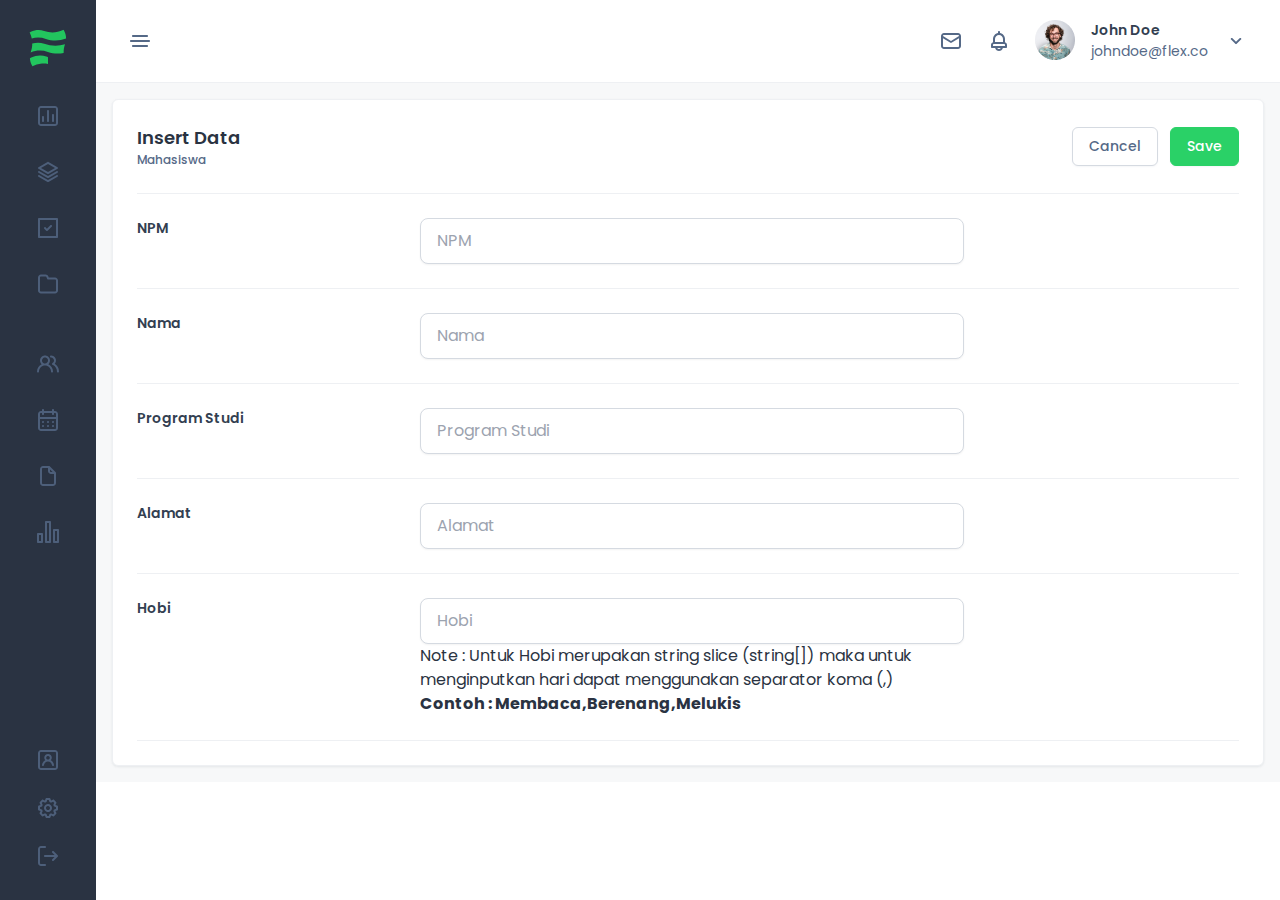
<file: TEMPLATE/template/template/update.html>
<!DOCTYPE html>
<html lang="en">
  <head>
    <title>Update Data</title>
    <meta charset="utf-8" />
    <meta
      name="viewport"
      content="width=device-width, initial-scale=1, shrink-to-fit=no"
    />
    <link rel="preconnect" href="https://fonts.gstatic.com" />
    <link
      rel="stylesheet"
      href="https://fonts.googleapis.com/css2?family=Poppins:wght@400;500;600;700&display=swap"
    />
    <link rel="stylesheet" href="css/tailwind/tailwind.min.css" />
    <link
      rel="icon"
      type="image/png"
      sizes="32x32"
      href="../shuffle-for-tailwind.png"
    />
    <script src="../js/main.js"></script>
  </head>

  <body class="antialiased bg-body text-body font-body">
    <div class="">
      <section class="overflow-hidden min-h-full">
        <div
          class="relative z-50 flex items-center justify-between xl:hidden bg-coolGray-900 px-8 py-5 -mx-3"
        >
          <div class="w-auto px-3">
            <a class="block max-w-max" href="#">
              <img
                src="flex-ui-assets/logos/dashboard/flex-ui-green.svg"
                alt=""
              />
            </a>
          </div>
          <div class="w-auto px-3">
            <button class="navbar-burger self-center ml-auto block xl:hidden">
              <svg
                width="35"
                height="35"
                viewbox="0 0 32 32"
                fill="none"
                xmlns="http://www.w3.org/2000/svg"
              >
                <rect
                  class="text-coolGray-800"
                  width="32"
                  height="32"
                  rx="6"
                  fill="currentColor"
                ></rect>
                <path
                  class="text-coolGray-400"
                  d="M7 12H25C25.2652 12 25.5196 11.8946 25.7071 11.7071C25.8946 11.5196 26 11.2652 26 11C26 10.7348 25.8946 10.4804 25.7071 10.2929C25.5196 10.1054 25.2652 10 25 10H7C6.73478 10 6.48043 10.1054 6.29289 10.2929C6.10536 10.4804 6 10.7348 6 11C6 11.2652 6.10536 11.5196 6.29289 11.7071C6.48043 11.8946 6.73478 12 7 12ZM25 15H7C6.73478 15 6.48043 15.1054 6.29289 15.2929C6.10536 15.4804 6 15.7348 6 16C6 16.2652 6.10536 16.5196 6.29289 16.7071C6.48043 16.8946 6.73478 17 7 17H25C25.2652 17 25.5196 16.8946 25.7071 16.7071C25.8946 16.5196 26 16.2652 26 16C26 15.7348 25.8946 15.4804 25.7071 15.2929C25.5196 15.1054 25.2652 15 25 15ZM25 20H7C6.73478 20 6.48043 20.1054 6.29289 20.2929C6.10536 20.4804 6 20.7348 6 21C6 21.2652 6.10536 21.5196 6.29289 21.7071C6.48043 21.8946 6.73478 22 7 22H25C25.2652 22 25.5196 21.8946 25.7071 21.7071C25.8946 21.5196 26 21.2652 26 21C26 20.7348 25.8946 20.4804 25.7071 20.2929C25.5196 20.1054 25.2652 20 25 20Z"
                  fill="currentColor"
                ></path>
              </svg>
            </button>
          </div>
        </div>
        <div
          class="navbar-menu z-50 fixed top-0 hidden flex xl:flex flex-col justify-between bg-coolGray-900 w-24 h-full overflow-y-auto"
        >
          <div
            class="navbar-backdrop fixed xl:hidden inset-0 bg-coolGray-900 opacity-60"
          ></div>
          <div class="relative bg-coolGray-900">
            <a
              class="fixed z-50 flex justify-center w-24 p-6 bg-coolGray-900 mx-auto"
              href="index.html"
            >
              <img
                src="flex-ui-assets/logos/dashboard/flex-ui-wave-green.svg"
                alt=""
              />
            </a>
            <ul class="mb-10 pt-24">
              <li class="mb-4">
                <a
                  class="block max-w-max mx-auto p-2 text-coolGray-600 hover:text-green-500 hover:bg-coolGray-800 rounded-md"
                  href="insert.html"
                >
                  <svg
                    width="24"
                    height="24"
                    viewbox="0 0 24 24"
                    fill="none"
                    xmlns="http://www.w3.org/2000/svg"
                  >
                    <path
                      d="M12 6C11.7348 6 11.4804 6.10536 11.2929 6.29289C11.1054 6.48043 11 6.73478 11 7V17C11 17.2652 11.1054 17.5196 11.2929 17.7071C11.4804 17.8946 11.7348 18 12 18C12.2652 18 12.5196 17.8946 12.7071 17.7071C12.8946 17.5196 13 17.2652 13 17V7C13 6.73478 12.8946 6.48043 12.7071 6.29289C12.5196 6.10536 12.2652 6 12 6ZM7 12C6.73478 12 6.48043 12.1054 6.29289 12.2929C6.10536 12.4804 6 12.7348 6 13V17C6 17.2652 6.10536 17.5196 6.29289 17.7071C6.48043 17.8946 6.73478 18 7 18C7.26522 18 7.51957 17.8946 7.70711 17.7071C7.89464 17.5196 8 17.2652 8 17V13C8 12.7348 7.89464 12.4804 7.70711 12.2929C7.51957 12.1054 7.26522 12 7 12ZM17 10C16.7348 10 16.4804 10.1054 16.2929 10.2929C16.1054 10.4804 16 10.7348 16 11V17C16 17.2652 16.1054 17.5196 16.2929 17.7071C16.4804 17.8946 16.7348 18 17 18C17.2652 18 17.5196 17.8946 17.7071 17.7071C17.8946 17.5196 18 17.2652 18 17V11C18 10.7348 17.8946 10.4804 17.7071 10.2929C17.5196 10.1054 17.2652 10 17 10ZM19 2H5C4.20435 2 3.44129 2.31607 2.87868 2.87868C2.31607 3.44129 2 4.20435 2 5V19C2 19.7956 2.31607 20.5587 2.87868 21.1213C3.44129 21.6839 4.20435 22 5 22H19C19.7956 22 20.5587 21.6839 21.1213 21.1213C21.6839 20.5587 22 19.7956 22 19V5C22 4.20435 21.6839 3.44129 21.1213 2.87868C20.5587 2.31607 19.7956 2 19 2ZM20 19C20 19.2652 19.8946 19.5196 19.7071 19.7071C19.5196 19.8946 19.2652 20 19 20H5C4.73478 20 4.48043 19.8946 4.29289 19.7071C4.10536 19.5196 4 19.2652 4 19V5C4 4.73478 4.10536 4.48043 4.29289 4.29289C4.48043 4.10536 4.73478 4 5 4H19C19.2652 4 19.5196 4.10536 19.7071 4.29289C19.8946 4.48043 20 4.73478 20 5V19Z"
                      fill="currentColor"
                    ></path>
                  </svg>
                </a>
              </li>
              <li class="mb-4">
                <a
                  class="block max-w-max mx-auto p-2 text-coolGray-600 hover:text-green-500 hover:bg-coolGray-800 rounded-md"
                  href="list_helper.html"
                >
                  <svg
                    width="24"
                    height="24"
                    viewbox="0 0 24 24"
                    fill="none"
                    xmlns="http://www.w3.org/2000/svg"
                  >
                    <path
                      d="M2.50003 8.86L11.5 14.06C11.6521 14.1478 11.8245 14.194 12 14.194C12.1756 14.194 12.348 14.1478 12.5 14.06L21.5 8.86C21.6512 8.77275 21.7768 8.64746 21.8646 8.49659C21.9523 8.34572 21.999 8.17452 22 8C22.0007 7.82379 21.9549 7.65053 21.8671 7.49775C21.7792 7.34497 21.6526 7.21811 21.5 7.13L12.5 1.94C12.348 1.85224 12.1756 1.80603 12 1.80603C11.8245 1.80603 11.6521 1.85224 11.5 1.94L2.50003 7.13C2.34743 7.21811 2.22081 7.34497 2.13301 7.49775C2.04521 7.65053 1.99933 7.82379 2.00003 8C2.00108 8.17452 2.04779 8.34572 2.13551 8.49659C2.22322 8.64746 2.34889 8.77275 2.50003 8.86ZM12 4L19 8L12 12L5.00003 8L12 4ZM20.5 11.17L12 16L3.50003 11.13C3.3859 11.0639 3.25981 11.021 3.12903 11.0038C2.99825 10.9866 2.86537 10.9955 2.73803 11.0299C2.61069 11.0643 2.49141 11.1235 2.38706 11.2042C2.28271 11.2849 2.19536 11.3854 2.13003 11.5C1.99966 11.7296 1.96539 12.0015 2.03471 12.2563C2.10403 12.5111 2.2713 12.7281 2.50003 12.86L11.5 18.06C11.6521 18.1478 11.8245 18.194 12 18.194C12.1756 18.194 12.348 18.1478 12.5 18.06L21.5 12.86C21.7288 12.7281 21.896 12.5111 21.9654 12.2563C22.0347 12.0015 22.0004 11.7296 21.87 11.5C21.8047 11.3854 21.7173 11.2849 21.613 11.2042C21.5087 11.1235 21.3894 11.0643 21.262 11.0299C21.1347 10.9955 21.0018 10.9866 20.871 11.0038C20.7402 11.021 20.6142 11.0639 20.5 11.13V11.17ZM20.5 15.17L12 20L3.50003 15.13C3.3859 15.0639 3.25981 15.021 3.12903 15.0038C2.99825 14.9866 2.86537 14.9955 2.73803 15.0299C2.61069 15.0643 2.49141 15.1235 2.38706 15.2042C2.28271 15.2849 2.19536 15.3854 2.13003 15.5C1.99966 15.7296 1.96539 16.0015 2.03471 16.2563C2.10403 16.5111 2.2713 16.7281 2.50003 16.86L11.5 22.06C11.6521 22.1478 11.8245 22.194 12 22.194C12.1756 22.194 12.348 22.1478 12.5 22.06L21.5 16.86C21.7288 16.7281 21.896 16.5111 21.9654 16.2563C22.0347 16.0015 22.0004 15.7296 21.87 15.5C21.8047 15.3854 21.7173 15.2849 21.613 15.2042C21.5087 15.1235 21.3894 15.0643 21.262 15.0299C21.1347 14.9955 21.0018 14.9866 20.871 15.0038C20.7402 15.021 20.6142 15.0639 20.5 15.13V15.17Z"
                      fill="currentColor"
                    ></path>
                  </svg>
                </a>
              </li>
              <li class="mb-4">
                <a
                  class="block max-w-max mx-auto p-2 text-coolGray-600 hover:text-green-500 hover:bg-coolGray-800 rounded-md"
                  href="list_sistem.html"
                >
                  <svg
                    width="24"
                    height="24"
                    viewbox="0 0 24 24"
                    fill="none"
                    xmlns="http://www.w3.org/2000/svg"
                  >
                    <path
                      d="M10.21 14.75C10.303 14.8437 10.4136 14.9181 10.5354 14.9689C10.6573 15.0197 10.788 15.0458 10.92 15.0458C11.052 15.0458 11.1827 15.0197 11.3046 14.9689C11.4264 14.9181 11.537 14.8437 11.63 14.75L15.71 10.67C15.8983 10.4817 16.0041 10.2263 16.0041 9.96C16.0041 9.6937 15.8983 9.4383 15.71 9.25C15.5217 9.0617 15.2663 8.95591 15 8.95591C14.7337 8.95591 14.4783 9.0617 14.29 9.25L10.92 12.63L9.71 11.41C9.5217 11.2217 9.2663 11.1159 9 11.1159C8.7337 11.1159 8.4783 11.2217 8.29 11.41C8.1017 11.5983 7.99591 11.8537 7.99591 12.12C7.99591 12.3863 8.1017 12.6417 8.29 12.83L10.21 14.75ZM21 2H3C2.73478 2 2.48043 2.10536 2.29289 2.29289C2.10536 2.48043 2 2.73478 2 3V21C2 21.2652 2.10536 21.5196 2.29289 21.7071C2.48043 21.8946 2.73478 22 3 22H21C21.2652 22 21.5196 21.8946 21.7071 21.7071C21.8946 21.5196 22 21.2652 22 21V3C22 2.73478 21.8946 2.48043 21.7071 2.29289C21.5196 2.10536 21.2652 2 21 2ZM20 20H4V4H20V20Z"
                      fill="currentColor"
                    ></path>
                  </svg>
                </a>
              </li>
              <li>
                <a
                  class="block max-w-max mx-auto p-2 text-coolGray-600 hover:text-green-500 hover:bg-coolGray-800 rounded-md"
                  href="about.html"
                >
                  <svg
                    width="24"
                    height="24"
                    viewbox="0 0 24 24"
                    fill="none"
                    xmlns="http://www.w3.org/2000/svg"
                  >
                    <path
                      d="M19 5.49999H12.72L12.4 4.49999C12.1926 3.91322 11.8077 3.4055 11.2989 3.04715C10.7901 2.68881 10.1824 2.49759 9.56 2.49999H5C4.20435 2.49999 3.44129 2.81606 2.87868 3.37867C2.31607 3.94128 2 4.70434 2 5.49999V18.5C2 19.2956 2.31607 20.0587 2.87868 20.6213C3.44129 21.1839 4.20435 21.5 5 21.5H19C19.7956 21.5 20.5587 21.1839 21.1213 20.6213C21.6839 20.0587 22 19.2956 22 18.5V8.49999C22 7.70434 21.6839 6.94128 21.1213 6.37867C20.5587 5.81606 19.7956 5.49999 19 5.49999ZM20 18.5C20 18.7652 19.8946 19.0196 19.7071 19.2071C19.5196 19.3946 19.2652 19.5 19 19.5H5C4.73478 19.5 4.48043 19.3946 4.29289 19.2071C4.10536 19.0196 4 18.7652 4 18.5V5.49999C4 5.23478 4.10536 4.98042 4.29289 4.79289C4.48043 4.60535 4.73478 4.49999 5 4.49999H9.56C9.76964 4.49945 9.97416 4.56481 10.1446 4.68683C10.3151 4.80886 10.4429 4.98137 10.51 5.17999L11.05 6.81999C11.1171 7.01861 11.2449 7.19113 11.4154 7.31315C11.5858 7.43517 11.7904 7.50053 12 7.49999H19C19.2652 7.49999 19.5196 7.60535 19.7071 7.79289C19.8946 7.98042 20 8.23478 20 8.49999V18.5Z"
                      fill="currentColor"
                    ></path>
                  </svg>
                </a>
              </li>
            </ul>
            <ul class="px-4 pb-8">
              <li class="mb-4">
                <a
                  class="block max-w-max mx-auto p-2 text-coolGray-600 hover:text-green-500 hover:bg-coolGray-800 rounded-md"
                  href="#"
                >
                  <svg
                    width="24"
                    height="24"
                    viewbox="0 0 24 24"
                    fill="none"
                    xmlns="http://www.w3.org/2000/svg"
                  >
                    <path
                      d="M12.3 12.22C12.8336 11.7581 13.2616 11.1869 13.5549 10.545C13.8482 9.90316 14 9.20571 14 8.5C14 7.17392 13.4732 5.90215 12.5355 4.96447C11.5979 4.02678 10.3261 3.5 9 3.5C7.67392 3.5 6.40215 4.02678 5.46447 4.96447C4.52678 5.90215 4 7.17392 4 8.5C3.99999 9.20571 4.1518 9.90316 4.44513 10.545C4.73845 11.1869 5.16642 11.7581 5.7 12.22C4.30014 12.8539 3.11247 13.8775 2.27898 15.1685C1.4455 16.4596 1.00147 17.9633 1 19.5C1 19.7652 1.10536 20.0196 1.29289 20.2071C1.48043 20.3946 1.73478 20.5 2 20.5C2.26522 20.5 2.51957 20.3946 2.70711 20.2071C2.89464 20.0196 3 19.7652 3 19.5C3 17.9087 3.63214 16.3826 4.75736 15.2574C5.88258 14.1321 7.4087 13.5 9 13.5C10.5913 13.5 12.1174 14.1321 13.2426 15.2574C14.3679 16.3826 15 17.9087 15 19.5C15 19.7652 15.1054 20.0196 15.2929 20.2071C15.4804 20.3946 15.7348 20.5 16 20.5C16.2652 20.5 16.5196 20.3946 16.7071 20.2071C16.8946 20.0196 17 19.7652 17 19.5C16.9985 17.9633 16.5545 16.4596 15.721 15.1685C14.8875 13.8775 13.6999 12.8539 12.3 12.22ZM9 11.5C8.40666 11.5 7.82664 11.3241 7.33329 10.9944C6.83994 10.6648 6.45542 10.1962 6.22836 9.64805C6.0013 9.09987 5.94189 8.49667 6.05764 7.91473C6.1734 7.33279 6.45912 6.79824 6.87868 6.37868C7.29824 5.95912 7.83279 5.6734 8.41473 5.55764C8.99667 5.44189 9.59987 5.5013 10.1481 5.72836C10.6962 5.95542 11.1648 6.33994 11.4944 6.83329C11.8241 7.32664 12 7.90666 12 8.5C12 9.29565 11.6839 10.0587 11.1213 10.6213C10.5587 11.1839 9.79565 11.5 9 11.5ZM18.74 11.82C19.38 11.0993 19.798 10.2091 19.9438 9.25634C20.0896 8.30362 19.9569 7.32907 19.5618 6.45C19.1666 5.57093 18.5258 4.8248 17.7165 4.30142C16.9071 3.77805 15.9638 3.49974 15 3.5C14.7348 3.5 14.4804 3.60536 14.2929 3.79289C14.1054 3.98043 14 4.23478 14 4.5C14 4.76522 14.1054 5.01957 14.2929 5.20711C14.4804 5.39464 14.7348 5.5 15 5.5C15.7956 5.5 16.5587 5.81607 17.1213 6.37868C17.6839 6.94129 18 7.70435 18 8.5C17.9986 9.02524 17.8593 9.5409 17.5961 9.99542C17.3328 10.4499 16.9549 10.8274 16.5 11.09C16.3517 11.1755 16.2279 11.2977 16.1404 11.4447C16.0528 11.5918 16.0045 11.7589 16 11.93C15.9958 12.0998 16.0349 12.2678 16.1137 12.4183C16.1924 12.5687 16.3081 12.6967 16.45 12.79L16.84 13.05L16.97 13.12C18.1754 13.6917 19.1923 14.596 19.901 15.7263C20.6096 16.8566 20.9805 18.1659 20.97 19.5C20.97 19.7652 21.0754 20.0196 21.2629 20.2071C21.4504 20.3946 21.7048 20.5 21.97 20.5C22.2352 20.5 22.4896 20.3946 22.6771 20.2071C22.8646 20.0196 22.97 19.7652 22.97 19.5C22.9782 17.9654 22.5938 16.4543 21.8535 15.1101C21.1131 13.7659 20.0413 12.6333 18.74 11.82Z"
                      fill="currentColor"
                    ></path>
                  </svg>
                </a>
              </li>
              <li class="mb-4">
                <a
                  class="block max-w-max mx-auto p-2 text-coolGray-600 hover:text-green-500 hover:bg-coolGray-800 rounded-md"
                  href="#"
                >
                  <svg
                    width="24"
                    height="24"
                    viewbox="0 0 24 24"
                    fill="none"
                    xmlns="http://www.w3.org/2000/svg"
                  >
                    <path
                      d="M12 19C12.1978 19 12.3911 18.9414 12.5556 18.8315C12.72 18.7216 12.8482 18.5654 12.9239 18.3827C12.9996 18.2 13.0194 17.9989 12.9808 17.8049C12.9422 17.6109 12.847 17.4327 12.7071 17.2929C12.5673 17.153 12.3891 17.0578 12.1951 17.0192C12.0011 16.9806 11.8 17.0004 11.6173 17.0761C11.4346 17.1518 11.2784 17.28 11.1685 17.4444C11.0586 17.6089 11 17.8022 11 18C11 18.2652 11.1054 18.5196 11.2929 18.7071C11.4804 18.8946 11.7348 19 12 19ZM17 19C17.1978 19 17.3911 18.9414 17.5556 18.8315C17.72 18.7216 17.8482 18.5654 17.9239 18.3827C17.9996 18.2 18.0194 17.9989 17.9808 17.8049C17.9422 17.6109 17.847 17.4327 17.7071 17.2929C17.5673 17.153 17.3891 17.0578 17.1951 17.0192C17.0011 16.9806 16.8 17.0004 16.6173 17.0761C16.4346 17.1518 16.2784 17.28 16.1685 17.4444C16.0586 17.6089 16 17.8022 16 18C16 18.2652 16.1054 18.5196 16.2929 18.7071C16.4804 18.8946 16.7348 19 17 19ZM17 15C17.1978 15 17.3911 14.9414 17.5556 14.8315C17.72 14.7216 17.8482 14.5654 17.9239 14.3827C17.9996 14.2 18.0194 13.9989 17.9808 13.8049C17.9422 13.6109 17.847 13.4327 17.7071 13.2929C17.5673 13.153 17.3891 13.0578 17.1951 13.0192C17.0011 12.9806 16.8 13.0004 16.6173 13.0761C16.4346 13.1518 16.2784 13.28 16.1685 13.4444C16.0586 13.6089 16 13.8022 16 14C16 14.2652 16.1054 14.5196 16.2929 14.7071C16.4804 14.8946 16.7348 15 17 15ZM12 15C12.1978 15 12.3911 14.9414 12.5556 14.8315C12.72 14.7216 12.8482 14.5654 12.9239 14.3827C12.9996 14.2 13.0194 13.9989 12.9808 13.8049C12.9422 13.6109 12.847 13.4327 12.7071 13.2929C12.5673 13.153 12.3891 13.0578 12.1951 13.0192C12.0011 12.9806 11.8 13.0004 11.6173 13.0761C11.4346 13.1518 11.2784 13.28 11.1685 13.4444C11.0586 13.6089 11 13.8022 11 14C11 14.2652 11.1054 14.5196 11.2929 14.7071C11.4804 14.8946 11.7348 15 12 15ZM19 3H18V2C18 1.73478 17.8946 1.48043 17.7071 1.29289C17.5196 1.10536 17.2652 1 17 1C16.7348 1 16.4804 1.10536 16.2929 1.29289C16.1054 1.48043 16 1.73478 16 2V3H8V2C8 1.73478 7.89464 1.48043 7.70711 1.29289C7.51957 1.10536 7.26522 1 7 1C6.73478 1 6.48043 1.10536 6.29289 1.29289C6.10536 1.48043 6 1.73478 6 2V3H5C4.20435 3 3.44129 3.31607 2.87868 3.87868C2.31607 4.44129 2 5.20435 2 6V20C2 20.7956 2.31607 21.5587 2.87868 22.1213C3.44129 22.6839 4.20435 23 5 23H19C19.7956 23 20.5587 22.6839 21.1213 22.1213C21.6839 21.5587 22 20.7956 22 20V6C22 5.20435 21.6839 4.44129 21.1213 3.87868C20.5587 3.31607 19.7956 3 19 3ZM20 20C20 20.2652 19.8946 20.5196 19.7071 20.7071C19.5196 20.8946 19.2652 21 19 21H5C4.73478 21 4.48043 20.8946 4.29289 20.7071C4.10536 20.5196 4 20.2652 4 20V11H20V20ZM20 9H4V6C4 5.73478 4.10536 5.48043 4.29289 5.29289C4.48043 5.10536 4.73478 5 5 5H6V6C6 6.26522 6.10536 6.51957 6.29289 6.70711C6.48043 6.89464 6.73478 7 7 7C7.26522 7 7.51957 6.89464 7.70711 6.70711C7.89464 6.51957 8 6.26522 8 6V5H16V6C16 6.26522 16.1054 6.51957 16.2929 6.70711C16.4804 6.89464 16.7348 7 17 7C17.2652 7 17.5196 6.89464 17.7071 6.70711C17.8946 6.51957 18 6.26522 18 6V5H19C19.2652 5 19.5196 5.10536 19.7071 5.29289C19.8946 5.48043 20 5.73478 20 6V9ZM7 15C7.19778 15 7.39112 14.9414 7.55557 14.8315C7.72002 14.7216 7.84819 14.5654 7.92388 14.3827C7.99957 14.2 8.01937 13.9989 7.98079 13.8049C7.9422 13.6109 7.84696 13.4327 7.70711 13.2929C7.56725 13.153 7.38907 13.0578 7.19509 13.0192C7.00111 12.9806 6.80004 13.0004 6.61732 13.0761C6.43459 13.1518 6.27841 13.28 6.16853 13.4444C6.05865 13.6089 6 13.8022 6 14C6 14.2652 6.10536 14.5196 6.29289 14.7071C6.48043 14.8946 6.73478 15 7 15ZM7 19C7.19778 19 7.39112 18.9414 7.55557 18.8315C7.72002 18.7216 7.84819 18.5654 7.92388 18.3827C7.99957 18.2 8.01937 17.9989 7.98079 17.8049C7.9422 17.6109 7.84696 17.4327 7.70711 17.2929C7.56725 17.153 7.38907 17.0578 7.19509 17.0192C7.00111 16.9806 6.80004 17.0004 6.61732 17.0761C6.43459 17.1518 6.27841 17.28 6.16853 17.4444C6.05865 17.6089 6 17.8022 6 18C6 18.2652 6.10536 18.5196 6.29289 18.7071C6.48043 18.8946 6.73478 19 7 19Z"
                      fill="currentColor"
                    ></path>
                  </svg>
                </a>
              </li>
              <li class="mb-4">
                <a
                  class="block max-w-max mx-auto p-2 text-coolGray-600 hover:text-green-500 hover:bg-coolGray-800 rounded-md"
                  href="#"
                >
                  <svg
                    width="24"
                    height="24"
                    viewbox="0 0 24 24"
                    fill="none"
                    xmlns="http://www.w3.org/2000/svg"
                  >
                    <path
                      d="M20 8.94C19.9896 8.84813 19.9695 8.75763 19.94 8.67V8.58C19.8919 8.47718 19.8278 8.38267 19.75 8.3V8.3L13.75 2.3C13.6673 2.22222 13.5728 2.15808 13.47 2.11H13.38C13.2784 2.05174 13.1662 2.01434 13.05 2H7C6.20435 2 5.44129 2.31607 4.87868 2.87868C4.31607 3.44129 4 4.20435 4 5V19C4 19.7956 4.31607 20.5587 4.87868 21.1213C5.44129 21.6839 6.20435 22 7 22H17C17.7956 22 18.5587 21.6839 19.1213 21.1213C19.6839 20.5587 20 19.7956 20 19V9C20 9 20 9 20 8.94ZM14 5.41L16.59 8H15C14.7348 8 14.4804 7.89464 14.2929 7.70711C14.1054 7.51957 14 7.26522 14 7V5.41ZM18 19C18 19.2652 17.8946 19.5196 17.7071 19.7071C17.5196 19.8946 17.2652 20 17 20H7C6.73478 20 6.48043 19.8946 6.29289 19.7071C6.10536 19.5196 6 19.2652 6 19V5C6 4.73478 6.10536 4.48043 6.29289 4.29289C6.48043 4.10536 6.73478 4 7 4H12V7C12 7.79565 12.3161 8.55871 12.8787 9.12132C13.4413 9.68393 14.2044 10 15 10H18V19Z"
                      fill="currentColor"
                    ></path>
                  </svg>
                </a>
              </li>
              <li>
                <a
                  class="block max-w-max mx-auto p-2 text-coolGray-600 hover:text-green-500 hover:bg-coolGray-800 rounded-md"
                  href="#"
                >
                  <svg
                    width="24"
                    height="24"
                    viewbox="0 0 24 24"
                    fill="none"
                    xmlns="http://www.w3.org/2000/svg"
                  >
                    <path
                      d="M6 13H2C1.73478 13 1.48043 13.1054 1.29289 13.2929C1.10536 13.4804 1 13.7348 1 14V22C1 22.2652 1.10536 22.5196 1.29289 22.7071C1.48043 22.8946 1.73478 23 2 23H6C6.26522 23 6.51957 22.8946 6.70711 22.7071C6.89464 22.5196 7 22.2652 7 22V14C7 13.7348 6.89464 13.4804 6.70711 13.2929C6.51957 13.1054 6.26522 13 6 13ZM5 21H3V15H5V21ZM22 9H18C17.7348 9 17.4804 9.10536 17.2929 9.29289C17.1054 9.48043 17 9.73478 17 10V22C17 22.2652 17.1054 22.5196 17.2929 22.7071C17.4804 22.8946 17.7348 23 18 23H22C22.2652 23 22.5196 22.8946 22.7071 22.7071C22.8946 22.5196 23 22.2652 23 22V10C23 9.73478 22.8946 9.48043 22.7071 9.29289C22.5196 9.10536 22.2652 9 22 9ZM21 21H19V11H21V21ZM14 1H10C9.73478 1 9.48043 1.10536 9.29289 1.29289C9.10536 1.48043 9 1.73478 9 2V22C9 22.2652 9.10536 22.5196 9.29289 22.7071C9.48043 22.8946 9.73478 23 10 23H14C14.2652 23 14.5196 22.8946 14.7071 22.7071C14.8946 22.5196 15 22.2652 15 22V2C15 1.73478 14.8946 1.48043 14.7071 1.29289C14.5196 1.10536 14.2652 1 14 1ZM13 21H11V3H13V21Z"
                      fill="currentColor"
                    ></path>
                  </svg>
                </a>
              </li>
            </ul>
          </div>
          <div class="relative bg-coolGray-900 flex-1"></div>
          <div class="relative bg-coolGray-900">
            <ul class="pb-6">
              <li class="mb-2">
                <a
                  class="block max-w-max mx-auto p-2 text-coolGray-600 hover:text-green-500 hover:bg-coolGray-800 rounded-md"
                  href="#"
                >
                  <svg
                    width="24"
                    height="24"
                    viewbox="0 0 24 24"
                    fill="none"
                    xmlns="http://www.w3.org/2000/svg"
                  >
                    <path
                      d="M14.81 12.28C15.443 11.6002 15.7996 10.7088 15.81 9.78C15.81 8.77748 15.4118 7.81602 14.7029 7.10714C13.994 6.39825 13.0325 6 12.03 6C11.0275 6 10.066 6.39825 9.35714 7.10714C8.64825 7.81602 8.25 8.77748 8.25 9.78C8.26044 10.7088 8.61702 11.6002 9.25 12.28C8.36865 12.7189 7.61022 13.3699 7.04292 14.1746C6.47561 14.9793 6.11723 15.9124 6 16.89C5.97083 17.1552 6.0482 17.4212 6.21511 17.6293C6.38202 17.8375 6.62478 17.9708 6.89 18C7.15522 18.0292 7.42116 17.9518 7.62932 17.7849C7.83749 17.618 7.97083 17.3752 8 17.11C8.11933 16.1411 8.58885 15.2494 9.32009 14.6027C10.0513 13.956 10.9938 13.599 11.97 13.599C12.9462 13.599 13.8887 13.956 14.6199 14.6027C15.3512 15.2494 15.8207 16.1411 15.94 17.11C15.9678 17.3664 16.0936 17.6022 16.2911 17.768C16.4887 17.9339 16.7426 18.017 17 18H17.11C17.3721 17.9698 17.6117 17.8373 17.7766 17.6313C17.9414 17.4252 18.0181 17.1624 17.99 16.9C17.8815 15.9276 17.5344 14.997 16.9796 14.191C16.4248 13.3851 15.6796 12.7286 14.81 12.28ZM12 11.56C11.6479 11.56 11.3038 11.4556 11.0111 11.26C10.7184 11.0644 10.4902 10.7864 10.3555 10.4612C10.2208 10.1359 10.1855 9.77803 10.2542 9.43274C10.3229 9.08745 10.4924 8.77029 10.7414 8.52135C10.9903 8.27241 11.3075 8.10288 11.6527 8.0342C11.998 7.96552 12.3559 8.00077 12.6812 8.13549C13.0064 8.27022 13.2844 8.49837 13.48 8.79109C13.6756 9.0838 13.78 9.42795 13.78 9.78C13.78 10.2521 13.5925 10.7048 13.2586 11.0387C12.9248 11.3725 12.4721 11.56 12 11.56ZM19 2H5C4.20435 2 3.44129 2.31607 2.87868 2.87868C2.31607 3.44129 2 4.20435 2 5V19C2 19.7956 2.31607 20.5587 2.87868 21.1213C3.44129 21.6839 4.20435 22 5 22H19C19.7956 22 20.5587 21.6839 21.1213 21.1213C21.6839 20.5587 22 19.7956 22 19V5C22 4.20435 21.6839 3.44129 21.1213 2.87868C20.5587 2.31607 19.7956 2 19 2ZM20 19C20 19.2652 19.8946 19.5196 19.7071 19.7071C19.5196 19.8946 19.2652 20 19 20H5C4.73478 20 4.48043 19.8946 4.29289 19.7071C4.10536 19.5196 4 19.2652 4 19V5C4 4.73478 4.10536 4.48043 4.29289 4.29289C4.48043 4.10536 4.73478 4 5 4H19C19.2652 4 19.5196 4.10536 19.7071 4.29289C19.8946 4.48043 20 4.73478 20 5V19Z"
                      fill="currentColor"
                    ></path>
                  </svg>
                </a>
              </li>
              <li class="mb-2">
                <a
                  class="block max-w-max mx-auto p-2 text-coolGray-600 hover:text-green-500 hover:bg-coolGray-800 rounded-md"
                  href="#"
                >
                  <svg
                    width="24"
                    height="24"
                    viewbox="0 0 24 24"
                    fill="none"
                    xmlns="http://www.w3.org/2000/svg"
                  >
                    <path
                      d="M21.32 9.55L19.43 8.92L20.32 7.14C20.4102 6.95369 20.4404 6.74397 20.4064 6.53978C20.3723 6.33558 20.2758 6.14699 20.13 6L18 3.87C17.8522 3.72209 17.6618 3.62421 17.4555 3.59013C17.2493 3.55605 17.0375 3.58748 16.85 3.68L15.07 4.57L14.44 2.68C14.3735 2.483 14.2472 2.31163 14.0787 2.18975C13.9102 2.06787 13.7079 2.00155 13.5 2H10.5C10.2904 1.99946 10.0858 2.06482 9.91537 2.18685C9.7449 2.30887 9.61709 2.48138 9.55 2.68L8.92 4.57L7.14 3.68C6.95369 3.58978 6.74397 3.55961 6.53978 3.59364C6.33558 3.62767 6.14699 3.72423 6 3.87L3.87 6C3.72209 6.14777 3.62421 6.33818 3.59013 6.54446C3.55605 6.75074 3.58748 6.96251 3.68 7.15L4.57 8.93L2.68 9.56C2.483 9.62654 2.31163 9.75283 2.18975 9.92131C2.06787 10.0898 2.00155 10.2921 2 10.5V13.5C1.99946 13.7096 2.06482 13.9142 2.18685 14.0846C2.30887 14.2551 2.48138 14.3829 2.68 14.45L4.57 15.08L3.68 16.86C3.58978 17.0463 3.55961 17.256 3.59364 17.4602C3.62767 17.6644 3.72423 17.853 3.87 18L6 20.13C6.14777 20.2779 6.33818 20.3758 6.54446 20.4099C6.75074 20.444 6.96251 20.4125 7.15 20.32L8.93 19.43L9.56 21.32C9.62709 21.5186 9.7549 21.6911 9.92537 21.8132C10.0958 21.9352 10.3004 22.0005 10.51 22H13.51C13.7196 22.0005 13.9242 21.9352 14.0946 21.8132C14.2651 21.6911 14.3929 21.5186 14.46 21.32L15.09 19.43L16.87 20.32C17.0551 20.4079 17.2628 20.4369 17.4649 20.4029C17.667 20.3689 17.8538 20.2737 18 20.13L20.13 18C20.2779 17.8522 20.3758 17.6618 20.4099 17.4555C20.444 17.2493 20.4125 17.0375 20.32 16.85L19.43 15.07L21.32 14.44C21.517 14.3735 21.6884 14.2472 21.8103 14.0787C21.9321 13.9102 21.9985 13.7079 22 13.5V10.5C22.0005 10.2904 21.9352 10.0858 21.8132 9.91537C21.6911 9.7449 21.5186 9.61709 21.32 9.55ZM20 12.78L18.8 13.18C18.5241 13.2695 18.2709 13.418 18.0581 13.6151C17.8452 13.8122 17.6778 14.0533 17.5675 14.3216C17.4571 14.5899 17.4064 14.879 17.419 15.1688C17.4315 15.4586 17.5069 15.7422 17.64 16L18.21 17.14L17.11 18.24L16 17.64C15.7436 17.5122 15.4627 17.4411 15.1763 17.4313C14.89 17.4215 14.6049 17.4734 14.3403 17.5834C14.0758 17.6934 13.8379 17.8589 13.6429 18.0688C13.4479 18.2787 13.3003 18.5281 13.21 18.8L12.81 20H11.22L10.82 18.8C10.7305 18.5241 10.582 18.2709 10.3849 18.0581C10.1878 17.8452 9.94671 17.6778 9.67842 17.5675C9.41014 17.4571 9.12105 17.4064 8.83123 17.419C8.5414 17.4315 8.25777 17.5069 8 17.64L6.86 18.21L5.76 17.11L6.36 16C6.4931 15.7422 6.56852 15.4586 6.58105 15.1688C6.59358 14.879 6.5429 14.5899 6.43254 14.3216C6.32218 14.0533 6.15478 13.8122 5.94195 13.6151C5.72912 13.418 5.47595 13.2695 5.2 13.18L4 12.78V11.22L5.2 10.82C5.47595 10.7305 5.72912 10.582 5.94195 10.3849C6.15478 10.1878 6.32218 9.94671 6.43254 9.67842C6.5429 9.41014 6.59358 9.12105 6.58105 8.83123C6.56852 8.5414 6.4931 8.25777 6.36 8L5.79 6.89L6.89 5.79L8 6.36C8.25777 6.4931 8.5414 6.56852 8.83123 6.58105C9.12105 6.59358 9.41014 6.5429 9.67842 6.43254C9.94671 6.32218 10.1878 6.15478 10.3849 5.94195C10.582 5.72912 10.7305 5.47595 10.82 5.2L11.22 4H12.78L13.18 5.2C13.2695 5.47595 13.418 5.72912 13.6151 5.94195C13.8122 6.15478 14.0533 6.32218 14.3216 6.43254C14.5899 6.5429 14.879 6.59358 15.1688 6.58105C15.4586 6.56852 15.7422 6.4931 16 6.36L17.14 5.79L18.24 6.89L17.64 8C17.5122 8.25645 17.4411 8.53735 17.4313 8.82369C17.4215 9.11003 17.4734 9.39513 17.5834 9.65969C17.6934 9.92424 17.8589 10.1621 18.0688 10.3571C18.2787 10.5521 18.5281 10.6997 18.8 10.79L20 11.19V12.78ZM12 8C11.2089 8 10.4355 8.2346 9.77772 8.67413C9.11993 9.11365 8.60724 9.73836 8.30448 10.4693C8.00173 11.2002 7.92252 12.0044 8.07686 12.7804C8.2312 13.5563 8.61217 14.269 9.17158 14.8284C9.73099 15.3878 10.4437 15.7688 11.2196 15.9231C11.9956 16.0775 12.7998 15.9983 13.5307 15.6955C14.2616 15.3928 14.8864 14.8801 15.3259 14.2223C15.7654 13.5645 16 12.7911 16 12C16 10.9391 15.5786 9.92172 14.8284 9.17158C14.0783 8.42143 13.0609 8 12 8ZM12 14C11.6044 14 11.2178 13.8827 10.8889 13.6629C10.56 13.4432 10.3036 13.1308 10.1522 12.7654C10.0009 12.3999 9.96126 11.9978 10.0384 11.6098C10.1156 11.2219 10.3061 10.8655 10.5858 10.5858C10.8655 10.3061 11.2219 10.1156 11.6098 10.0384C11.9978 9.96126 12.3999 10.0009 12.7654 10.1522C13.1308 10.3036 13.4432 10.56 13.6629 10.8889C13.8827 11.2178 14 11.6044 14 12C14 12.5304 13.7893 13.0391 13.4142 13.4142C13.0391 13.7893 12.5304 14 12 14Z"
                      fill="currentColor"
                    ></path>
                  </svg>
                </a>
              </li>
              <li>
                <a
                  class="block max-w-max mx-auto p-2 text-coolGray-600 hover:text-green-500 hover:bg-coolGray-800 rounded-md"
                  href="#"
                >
                  <svg
                    width="24"
                    height="24"
                    viewbox="0 0 24 24"
                    fill="none"
                    xmlns="http://www.w3.org/2000/svg"
                  >
                    <path
                      d="M16.29 8.71L18.59 11L9.00001 11C8.7348 11 8.48044 11.1054 8.29291 11.2929C8.10537 11.4804 8.00001 11.7348 8.00001 12C8.00001 12.2652 8.10537 12.5196 8.29291 12.7071C8.48044 12.8946 8.7348 13 9.00001 13L18.59 13L16.29 15.29C16.1963 15.383 16.1219 15.4936 16.0711 15.6154C16.0204 15.7373 15.9942 15.868 15.9942 16C15.9942 16.132 16.0204 16.2627 16.0711 16.3846C16.1219 16.5064 16.1963 16.617 16.29 16.71C16.383 16.8037 16.4936 16.8781 16.6154 16.9289C16.7373 16.9797 16.868 17.0058 17 17.0058C17.132 17.0058 17.2627 16.9797 17.3846 16.9289C17.5064 16.8781 17.617 16.8037 17.71 16.71L21.71 12.71C21.8011 12.6149 21.8724 12.5028 21.92 12.38C22.02 12.1365 22.02 11.8635 21.92 11.62C21.8724 11.4972 21.8011 11.3851 21.71 11.29L17.71 7.29C17.6168 7.19676 17.5061 7.1228 17.3843 7.07234C17.2624 7.02188 17.1319 6.99591 17 6.99591C16.8682 6.99591 16.7376 7.02188 16.6158 7.07234C16.4939 7.1228 16.3833 7.19676 16.29 7.29C16.1968 7.38324 16.1228 7.49393 16.0724 7.61575C16.0219 7.73757 15.9959 7.86814 15.9959 8C15.9959 8.13186 16.0219 8.26243 16.0724 8.38425C16.1228 8.50607 16.1968 8.61676 16.29 8.71ZM10 21C10 20.7348 9.89465 20.4804 9.70712 20.2929C9.51958 20.1054 9.26523 20 9.00001 20L5.00001 20C4.73479 20 4.48044 19.8946 4.2929 19.7071C4.10537 19.5196 4.00001 19.2652 4.00001 19L4.00001 5C4.00001 4.73478 4.10537 4.48043 4.2929 4.29289C4.48044 4.10536 4.73479 4 5.00001 4L9.00001 4C9.26523 4 9.51958 3.89464 9.70712 3.70711C9.89466 3.51957 10 3.26522 10 3C10 2.73478 9.89466 2.48043 9.70712 2.29289C9.51958 2.10536 9.26523 2 9.00001 2L5.00001 2C4.20436 2 3.4413 2.31607 2.87869 2.87868C2.31608 3.44129 2.00001 4.20435 2.00001 5L2.00001 19C2.00001 19.7956 2.31608 20.5587 2.87869 21.1213C3.4413 21.6839 4.20436 22 5.00001 22L9.00001 22C9.26523 22 9.51958 21.8946 9.70712 21.7071C9.89465 21.5196 10 21.2652 10 21Z"
                      fill="currentColor"
                    ></path>
                  </svg>
                </a>
              </li>
            </ul>
          </div>
        </div>
        <div class="xl:ml-24">
          <div class="py-5 px-8 bg-white border-b border-coolGray-100">
            <div class="flex flex-wrap items-center justify-between -m-2">
              <div class="w-auto p-2">
                <a
                  class="block max-w-max text-coolGray-500 hover:text-coolGray-600"
                  href="#"
                >
                  <svg
                    width="24"
                    height="24"
                    viewbox="0 0 24 24"
                    fill="none"
                    xmlns="http://www.w3.org/2000/svg"
                  >
                    <path
                      d="M5 8H19C19.2652 8 19.5196 7.89464 19.7071 7.70711C19.8946 7.51957 20 7.26522 20 7C20 6.73478 19.8946 6.48043 19.7071 6.29289C19.5196 6.10536 19.2652 6 19 6H5C4.73478 6 4.48043 6.10536 4.29289 6.29289C4.10536 6.48043 4 6.73478 4 7C4 7.26522 4.10536 7.51957 4.29289 7.70711C4.48043 7.89464 4.73478 8 5 8ZM21 11H3C2.73478 11 2.48043 11.1054 2.29289 11.2929C2.10536 11.4804 2 11.7348 2 12C2 12.2652 2.10536 12.5196 2.29289 12.7071C2.48043 12.8946 2.73478 13 3 13H21C21.2652 13 21.5196 12.8946 21.7071 12.7071C21.8946 12.5196 22 12.2652 22 12C22 11.7348 21.8946 11.4804 21.7071 11.2929C21.5196 11.1054 21.2652 11 21 11ZM19 16H5C4.73478 16 4.48043 16.1054 4.29289 16.2929C4.10536 16.4804 4 16.7348 4 17C4 17.2652 4.10536 17.5196 4.29289 17.7071C4.48043 17.8946 4.73478 18 5 18H19C19.2652 18 19.5196 17.8946 19.7071 17.7071C19.8946 17.5196 20 17.2652 20 17C20 16.7348 19.8946 16.4804 19.7071 16.2929C19.5196 16.1054 19.2652 16 19 16Z"
                      fill="currentColor"
                    ></path>
                  </svg>
                </a>
              </div>
              <div class="w-auto p-2">
                <div class="flex flex-wrap items-center -m-3">
                  <div class="w-auto p-3">
                    <a
                      class="block max-w-max text-coolGray-500 hover:text-coolGray-600"
                      href="#"
                    >
                      <svg
                        width="24"
                        height="24"
                        viewbox="0 0 24 24"
                        fill="none"
                        xmlns="http://www.w3.org/2000/svg"
                      >
                        <path
                          d="M19 4H5C4.20435 4 3.44129 4.31607 2.87868 4.87868C2.31607 5.44129 2 6.20435 2 7V17C2 17.7956 2.31607 18.5587 2.87868 19.1213C3.44129 19.6839 4.20435 20 5 20H19C19.7956 20 20.5587 19.6839 21.1213 19.1213C21.6839 18.5587 22 17.7956 22 17V7C22 6.20435 21.6839 5.44129 21.1213 4.87868C20.5587 4.31607 19.7956 4 19 4ZM5 6H19C19.2652 6 19.5196 6.10536 19.7071 6.29289C19.8946 6.48043 20 6.73478 20 7L12 11.88L4 7C4 6.73478 4.10536 6.48043 4.29289 6.29289C4.48043 6.10536 4.73478 6 5 6ZM20 17C20 17.2652 19.8946 17.5196 19.7071 17.7071C19.5196 17.8946 19.2652 18 19 18H5C4.73478 18 4.48043 17.8946 4.29289 17.7071C4.10536 17.5196 4 17.2652 4 17V9.28L11.48 13.85C11.632 13.9378 11.8045 13.984 11.98 13.984C12.1555 13.984 12.328 13.9378 12.48 13.85L20 9.28V17Z"
                          fill="currentColor"
                        ></path>
                      </svg>
                    </a>
                  </div>
                  <div class="w-auto p-3">
                    <a
                      class="block max-w-max text-coolGray-500 hover:text-coolGray-600"
                      href="#"
                    >
                      <svg
                        width="24"
                        height="24"
                        viewbox="0 0 24 24"
                        fill="none"
                        xmlns="http://www.w3.org/2000/svg"
                      >
                        <path
                          d="M18 13.18V10C17.9986 8.58312 17.4958 7.21247 16.5806 6.13077C15.6655 5.04908 14.3971 4.32615 13 4.09V3C13 2.73478 12.8946 2.48043 12.7071 2.29289C12.5196 2.10536 12.2652 2 12 2C11.7348 2 11.4804 2.10536 11.2929 2.29289C11.1054 2.48043 11 2.73478 11 3V4.09C9.60294 4.32615 8.33452 5.04908 7.41939 6.13077C6.50425 7.21247 6.00144 8.58312 6 10V13.18C5.41645 13.3863 4.911 13.7681 4.55294 14.2729C4.19488 14.7778 4.00174 15.3811 4 16V18C4 18.2652 4.10536 18.5196 4.29289 18.7071C4.48043 18.8946 4.73478 19 5 19H8.14C8.37028 19.8474 8.873 20.5954 9.5706 21.1287C10.2682 21.6621 11.1219 21.951 12 21.951C12.8781 21.951 13.7318 21.6621 14.4294 21.1287C15.127 20.5954 15.6297 19.8474 15.86 19H19C19.2652 19 19.5196 18.8946 19.7071 18.7071C19.8946 18.5196 20 18.2652 20 18V16C19.9983 15.3811 19.8051 14.7778 19.4471 14.2729C19.089 13.7681 18.5835 13.3863 18 13.18ZM8 10C8 8.93913 8.42143 7.92172 9.17157 7.17157C9.92172 6.42143 10.9391 6 12 6C13.0609 6 14.0783 6.42143 14.8284 7.17157C15.5786 7.92172 16 8.93913 16 10V13H8V10ZM12 20C11.651 19.9979 11.3086 19.9045 11.0068 19.7291C10.7051 19.5536 10.4545 19.3023 10.28 19H13.72C13.5455 19.3023 13.2949 19.5536 12.9932 19.7291C12.6914 19.9045 12.349 19.9979 12 20ZM18 17H6V16C6 15.7348 6.10536 15.4804 6.29289 15.2929C6.48043 15.1054 6.73478 15 7 15H17C17.2652 15 17.5196 15.1054 17.7071 15.2929C17.8946 15.4804 18 15.7348 18 16V17Z"
                          fill="currentColor"
                        ></path>
                      </svg>
                    </a>
                  </div>
                  <div class="w-auto p-3">
                    <div class="flex flex-wrap items-center -m-2">
                      <div class="w-auto p-2">
                        <div class="flex flex-wrap -m-2">
                          <div class="w-auto p-2">
                            <img
                              src="flex-ui-assets/images/dashboard/navigations/avatar.png"
                              alt=""
                            />
                          </div>
                          <div class="w-auto p-2">
                            <h2 class="text-sm font-semibold text-coolGray-800">
                              John Doe
                            </h2>
                            <p class="text-sm text-coolGray-500">
                              johndoe@flex.co
                            </p>
                          </div>
                        </div>
                      </div>
                      <div class="w-auto p-2">
                        <a
                          class="block max-w-max text-coolGray-500 hover:text-coolGray-600"
                          href="#"
                        >
                          <svg
                            width="24"
                            height="24"
                            viewbox="0 0 24 24"
                            fill="none"
                            xmlns="http://www.w3.org/2000/svg"
                          >
                            <path
                              d="M17 9.17C16.8126 8.98375 16.5592 8.87921 16.295 8.87921C16.0308 8.87921 15.7774 8.98375 15.59 9.17L12 12.71L8.46001 9.17C8.27265 8.98375 8.0192 8.87921 7.75501 8.87921C7.49082 8.87921 7.23737 8.98375 7.05001 9.17C6.95628 9.26297 6.88189 9.37357 6.83112 9.49543C6.78035 9.61729 6.75421 9.74799 6.75421 9.88C6.75421 10.012 6.78035 10.1427 6.83112 10.2646C6.88189 10.3864 6.95628 10.497 7.05001 10.59L11.29 14.83C11.383 14.9237 11.4936 14.9981 11.6154 15.0489C11.7373 15.0997 11.868 15.1258 12 15.1258C12.132 15.1258 12.2627 15.0997 12.3846 15.0489C12.5064 14.9981 12.617 14.9237 12.71 14.83L17 10.59C17.0937 10.497 17.1681 10.3864 17.2189 10.2646C17.2697 10.1427 17.2958 10.012 17.2958 9.88C17.2958 9.74799 17.2697 9.61729 17.2189 9.49543C17.1681 9.37357 17.0937 9.26297 17 9.17Z"
                              fill="currentColor"
                            ></path>
                          </svg>
                        </a>
                      </div>
                    </div>
                  </div>
                </div>
              </div>
            </div>
          </div>
          <div>
            <form id = "form-insert">
              <div class="container mx-auto">
                <section class="bg-coolGray-50 py-4">
                  <div class="container px-4 mx-auto">
                    <div
                      class="p-6 h-full border border-coolGray-100 overflow-hidden bg-white rounded-md shadow-dashboard"
                    >
                      <div class="pb-6 border-b border-coolGray-100">
                        <div
                          class="flex flex-wrap items-center justify-between -m-2"
                        >
                          <div class="w-full md:w-auto p-2">
                            <h2 class="text-coolGray-900 text-lg font-semibold">
                              Insert Data
                            </h2>
                            <p class="text-xs text-coolGray-500 font-medium">
                              Mahasiswa
                            </p>
                          </div>
                          <div class="w-full md:w-auto p-2">
                            <div class="flex flex-wrap justify-between -m-1.5">
                              <div class="w-full md:w-auto p-1.5">
                                <button
                                  type="button"
                                  id="btn-cancel"
                                  class="flex flex-wrap justify-center w-full px-4 py-2 font-medium text-sm text-coolGray-500 hover:text-coolGray-600 border border-coolGray-200 hover:border-coolGray-300 bg-white rounded-md shadow-button"
                                >
                                  <p>Cancel</p>
                                </button>
                              </div>
                              <div class="w-full md:w-auto p-1.5">
                                <button
                                  type="submit"
                                  class="flex flex-wrap justify-center w-full px-4 py-2 bg-green-500 hover:bg-green-600 font-medium text-sm text-white border border-green-500 rounded-md shadow-button"
                                >
                                  <p>Save</p>
                                </button>
                              </div>
                            </div>
                          </div>
                        </div>
                      </div>
                      <div class="py-6 border-b border-coolGray-100">
                        <div class="w-full md:w-9/12">
                          <div class="flex flex-wrap -m-3">
                            <div class="w-full md:w-1/3 p-3">
                              <p
                                class="text-sm text-coolGray-800 font-semibold"
                              >
                                NPM
                              </p>
                            </div>
                            <div class="w-full md:flex-1 p-3">
                              <input
                                class="w-full px-4 py-2.5 text-base text-coolGray-900 font-normal outline-none focus:border-green-500 border border-coolGray-200 rounded-lg shadow-input"
                                type="text"
                                placeholder="NPM"
                                id="npm"
                                readonly
                              />
                            </div>
                          </div>
                        </div>
                      </div>
                      <div class="py-6 border-b border-coolGray-100">
                        <div class="w-full md:w-9/12">
                          <div class="flex flex-wrap -m-3">
                            <div class="w-full md:w-1/3 p-3">
                              <p
                                class="text-sm text-coolGray-800 font-semibold"
                              >
                                Nama
                              </p>
                            </div>
                            <div class="w-full md:flex-1 p-3">
                              <input
                                class="w-full px-4 py-2.5 text-base text-coolGray-900 font-normal outline-none focus:border-green-500 border border-coolGray-200 rounded-lg shadow-input"
                                type="text"
                                placeholder="Nama"
                                id="nama"
                              />
                            </div>
                          </div>
                        </div>
                      </div>

                      <div class="py-6 border-b border-coolGray-100">
                        <div class="w-full md:w-9/12">
                          <div class="flex flex-wrap -m-3">
                            <div class="w-full md:w-1/3 p-3">
                              <p
                                class="text-sm text-coolGray-800 font-semibold"
                              >
                                Program Studi
                              </p>
                            </div>
                            <div class="w-full md:flex-1 p-3">
                              <input
                                class="w-full px-4 py-2.5 text-base text-coolGray-900 font-normal outline-none focus:border-green-500 border border-coolGray-200 rounded-lg shadow-input"
                                type="text"
                                placeholder="Program Studi"
                                id="prodi"
                              />
                            </div>
                          </div>
                        </div>
                      </div>

                      <div class="py-6 border-b border-coolGray-100">
                        <div class="w-full md:w-9/12">
                          <div class="flex flex-wrap -m-3">
                            <div class="w-full md:w-1/3 p-3">
                              <p
                                class="text-sm text-coolGray-800 font-semibold"
                              >
                                Alamat
                              </p>
                            </div>
                            <div class="w-full md:flex-1 p-3">
                              <input
                                class="w-full px-4 py-2.5 text-base text-coolGray-900 font-normal outline-none focus:border-green-500 border border-coolGray-200 rounded-lg shadow-input"
                                type="text"
                                placeholder="Alamat"
                                id="alamat"
                              />
                            </div>
                          </div>
                        </div>
                      </div>

                      <div class="py-6 border-b border-coolGray-100">
                        <div class="w-full md:w-9/12">
                          <div class="flex flex-wrap -m-3">
                            <div class="w-full md:w-1/3 p-3">
                              <p
                                class="text-sm text-coolGray-800 font-semibold"
                              >
                                Hobi
                              </p>
                            </div>
                            <div class="w-full md:flex-1 p-3">
                              <input
                                class="w-full px-4 py-2.5 text-base text-coolGray-900 font-normal outline-none focus:border-green-500 border border-coolGray-200 rounded-lg shadow-input"
                                type="text"
                                placeholder="Hobi"
                                id="hobi"
                              /><span
                                >Note : Untuk Hobi merupakan string slice
                                (string[]) maka untuk menginputkan hari dapat
                                menggunakan separator koma (,)<br /><b
                                  >Contoh : Membaca,Berenang,Melukis</b
                                ></span
                              >

                            </div>
                          </div>
                        </div>
                      </div>
                    </div>
                  </div>
                </section>
              </div>
            </form>
          </div>
        </div>
      </section>
    </div>
    <script src="../js/config.js"></script>
    <script src="../js/update.js"></script>
  </body>
</html>
</file>
<file: TEMPLATE/template/css/tailwind/login.css>
* {
  margin: 0;
  padding: 0;
  box-sizing: border-box;
  font-family: "Inter", sans-serif;
}

body {
  min-height: 100vh;
  background: linear-gradient(135deg, #0f172a, #020617);
  display: flex;
  align-items: center;
  justify-content: center;
}

/* ================= CARD ================= */
.wrapper {
  width: 420px;
  background: #ffffff;
  border-radius: 16px;
  padding: 30px;
  overflow: hidden;
  box-shadow: 0 25px 60px rgba(0, 0, 0, 0.25);
}

/* ================= TITLE ================= */
.title-text {
  display: flex;
  width: 200%;
  transition: 0.3s ease;
}

.title {
  width: 50%;
  text-align: center;
  font-size: 26px;
  font-weight: 600;
  color: #0f172a;
}

/* ================= FORM CONTAINER ================= */
.form-container {
  width: 100%;
  overflow: hidden;
}

.form-inner {
  display: flex;
  width: 200%;
  transition: 0.3s ease;
}

/* ================= FORM ================= */
form {
  width: 50%;
  padding: 20px 0;
}

.field {
  margin-top: 20px;
}

.field input {
  width: 100%;
  height: 48px;
  padding: 0 15px;
  border-radius: 10px;
  border: 1px solid #cbd5f5;
  background: #eef2ff;
  font-size: 14px;
  outline: none;
}

.field input:focus {
  border-color: #2563eb;
  background: #ffffff;
}

/* ================= BUTTON ================= */
.field.btn input {
  margin-top: 10px;
  width: 100%;
  background: #2563eb;
  border: none;
  color: white;
  font-size: 15px;
  font-weight: 500;
  border-radius: 10px;
  cursor: pointer;
  transition: 0.2s;
}

.field.btn input:hover {
  background: #1d4ed8;
}

/* ================= LINK ================= */
.signup-link {
  margin-top: 15px;
  text-align: center;
  font-size: 14px;
}

.signup-link a {
  color: #2563eb;
  text-decoration: none;
  font-weight: 500;
}

.signup-link a:hover {
  text-decoration: underline;
}
</file>
